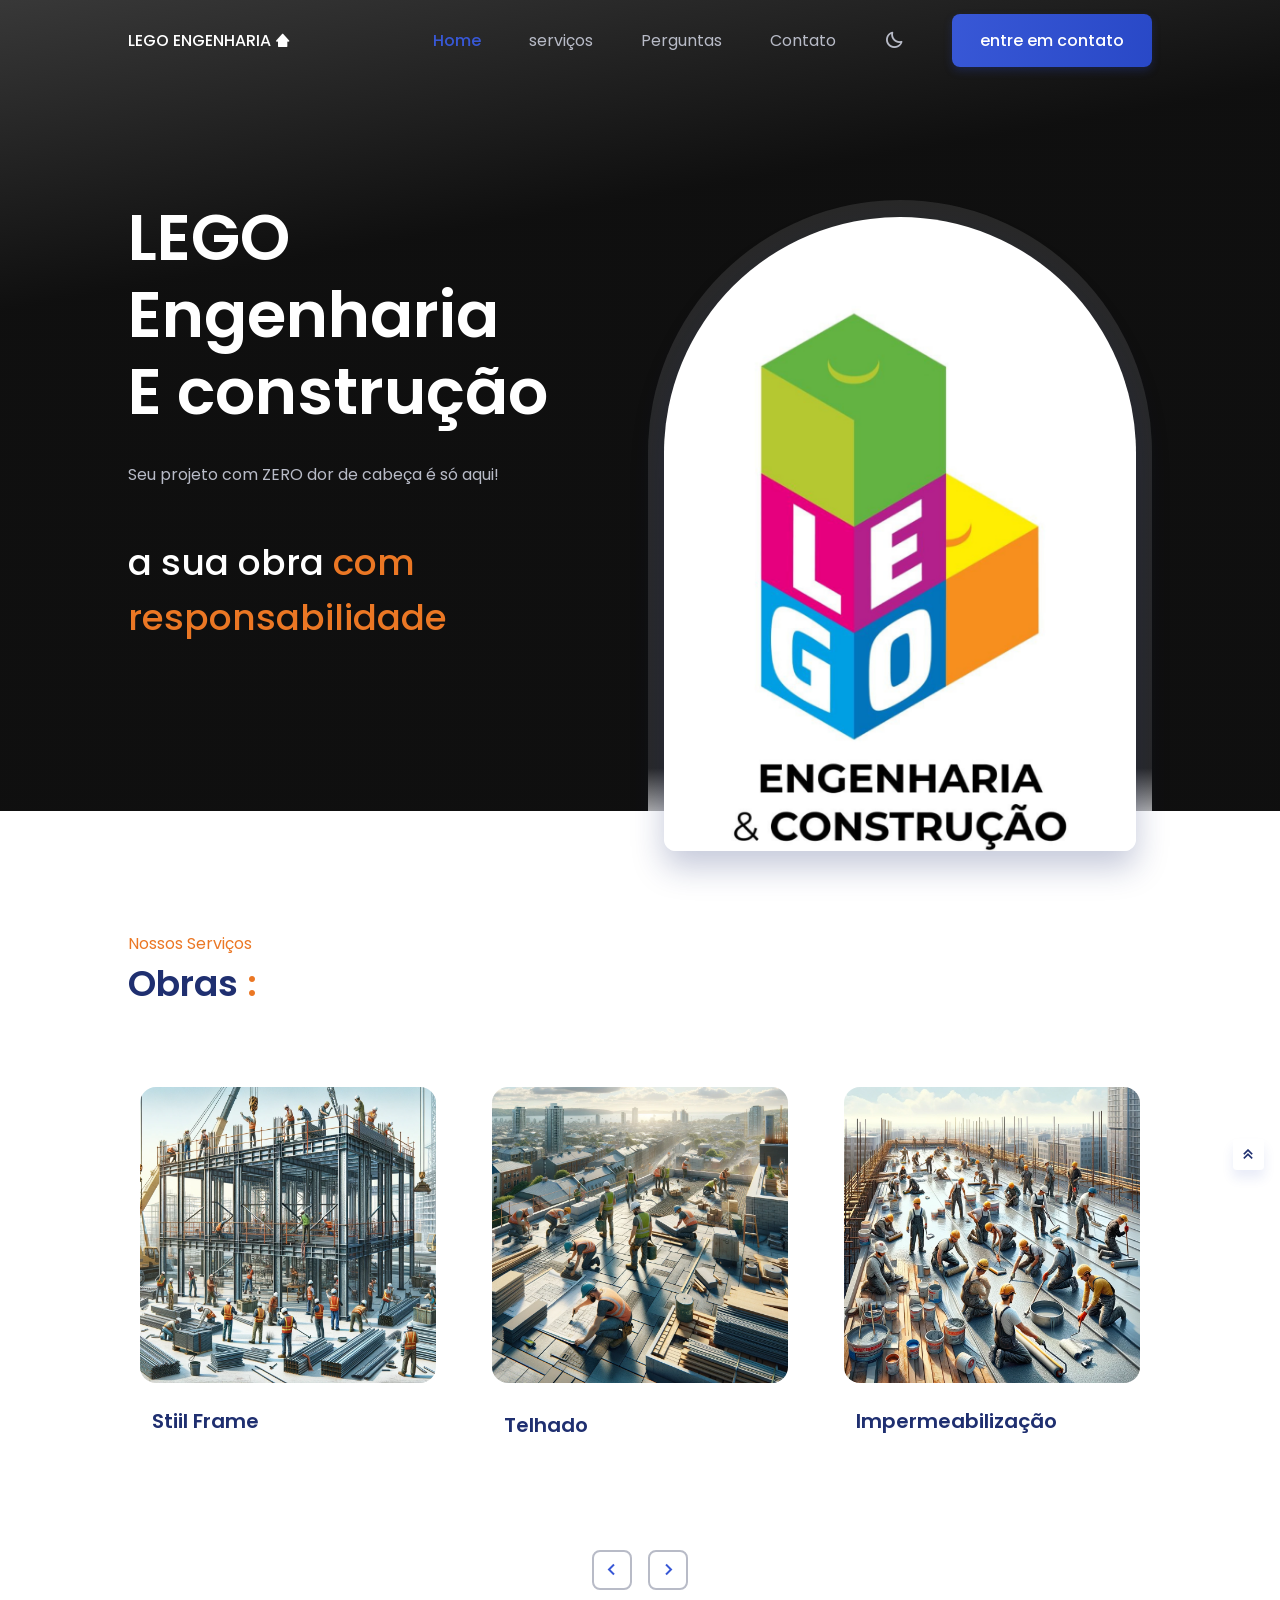
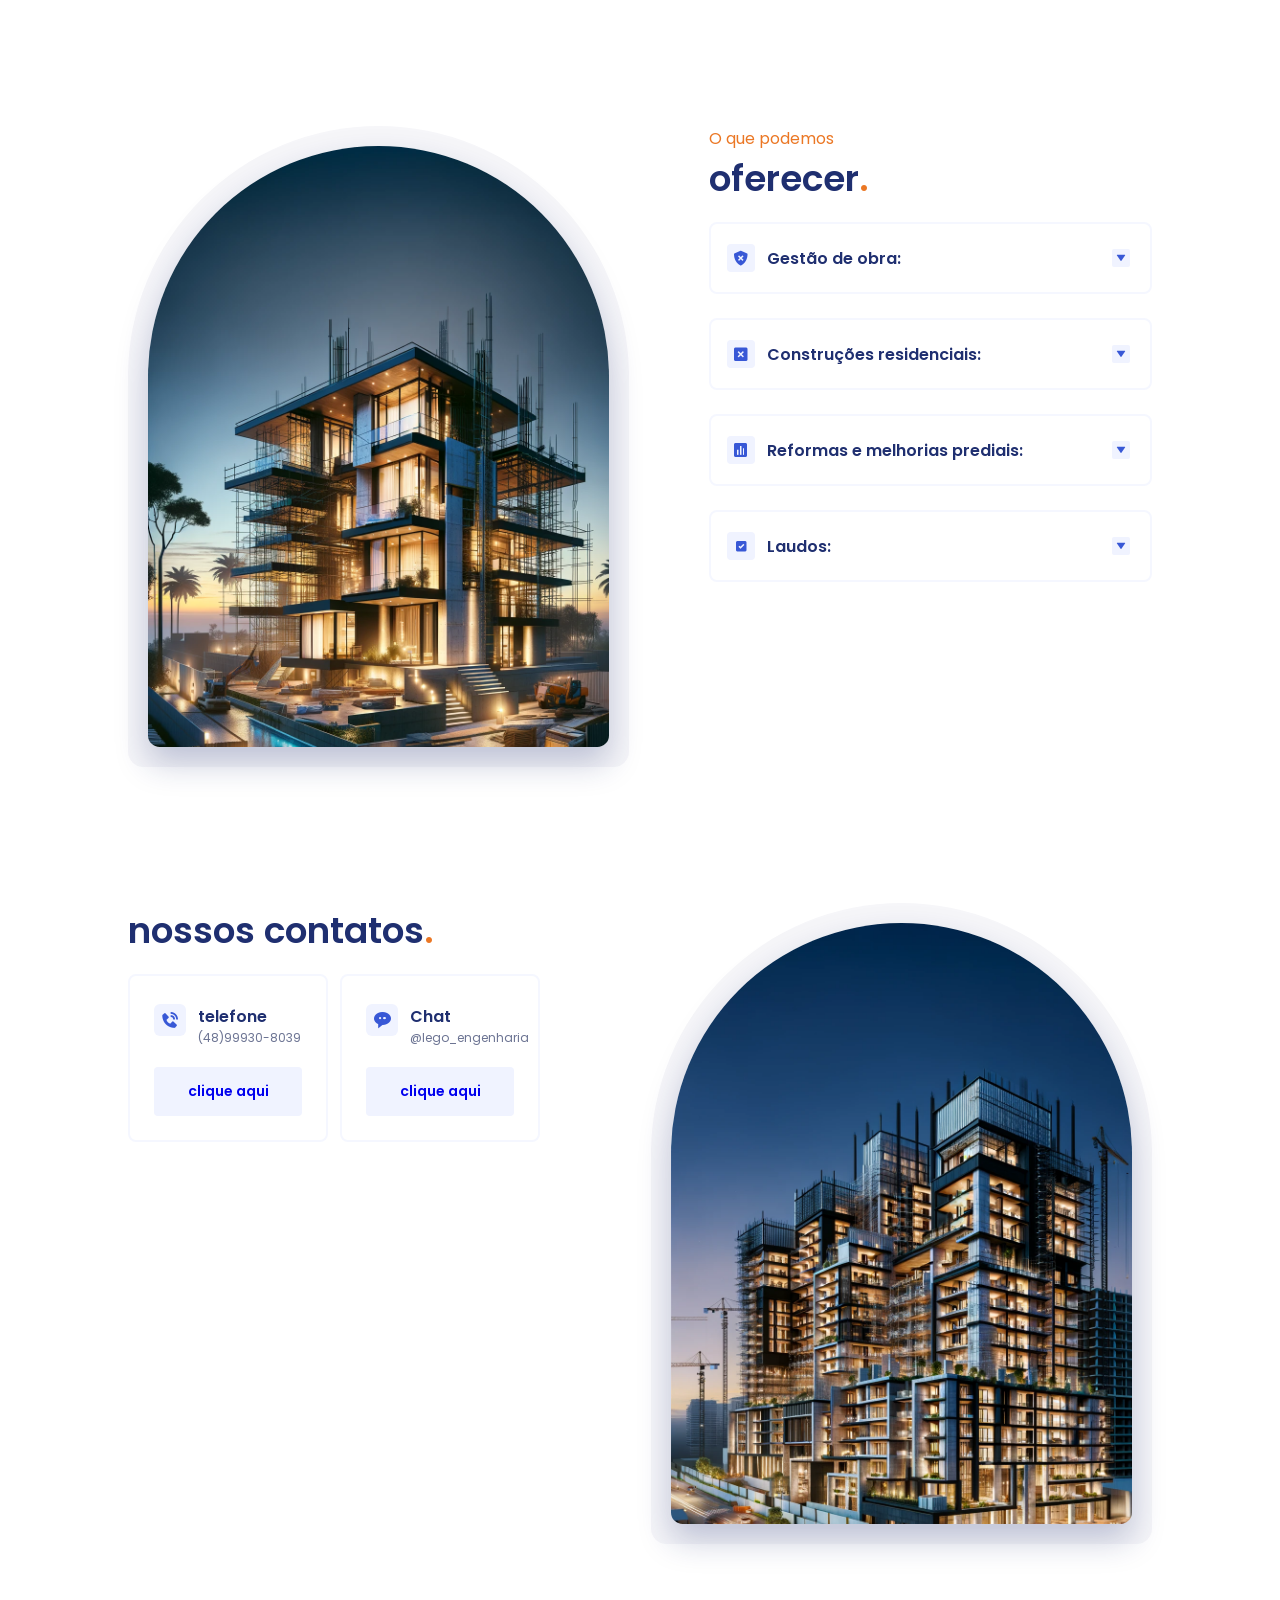
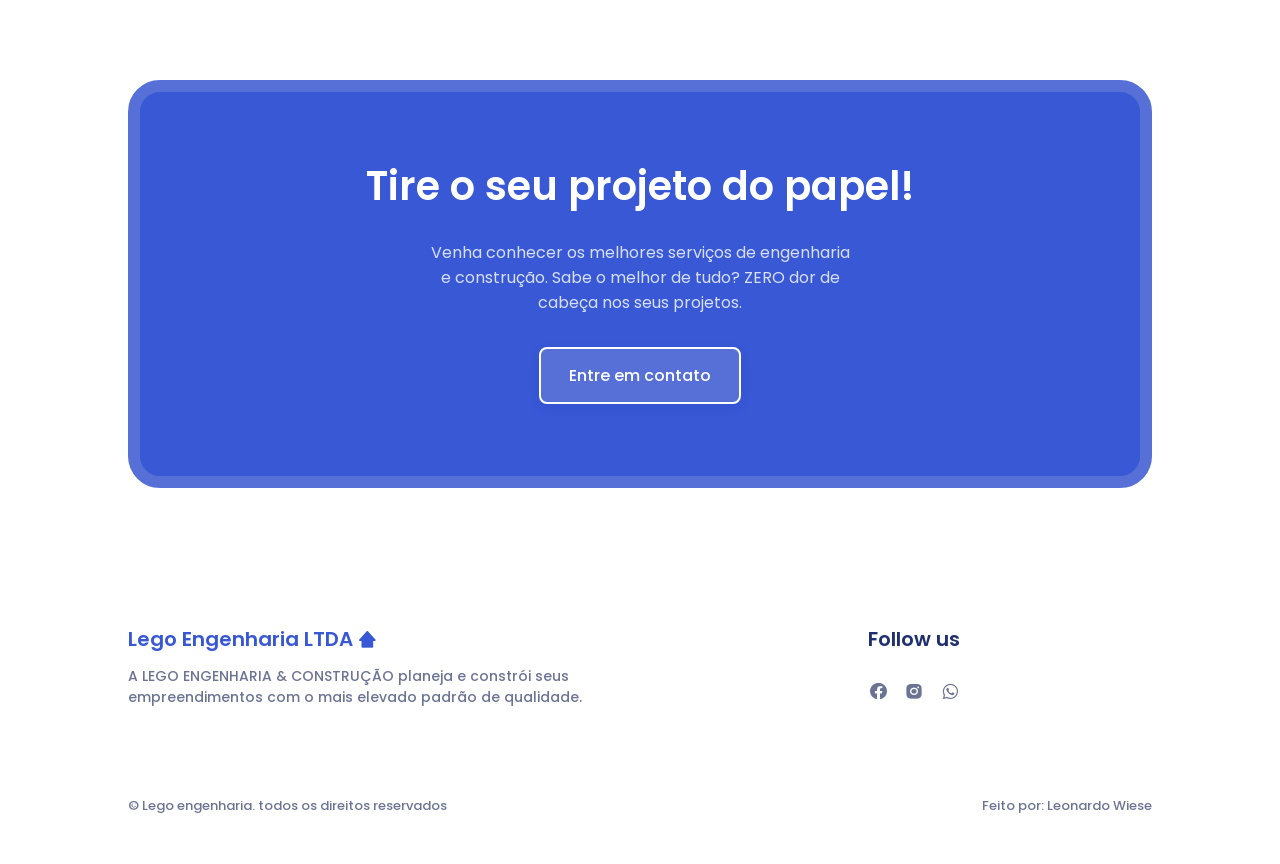
<file: index.html>
<!DOCTYPE html>
    <html lang="en">
    <head>
        <meta charset="UTF-8">
        <meta name="viewport" content="width=device-width, initial-scale=1.0">

        <!--=============== FAVICON ===============-->
        <link rel="shortcut icon" href="assets/img/favicon.ico" type="image/x-icon">

        <!--=============== BOXICONS ===============-->
        <link href='https://unpkg.com/boxicons@2.1.2/css/boxicons.min.css' rel='stylesheet'>
        
        <!--=============== SWIPER CSS ===============-->
        <link rel="stylesheet" href="assets/css/swiper-bundle.min.css">

        <!--=============== CSS ===============-->
        <link rel="stylesheet" href="assets/css/styles.css">

        <title>Lego engenharia</title>
    </head>
    <body>
        <!--==================== HEADER ====================-->
        <header class="header" id="header">
            <nav class="nav container">
                <a href="#" class="nav__logo">
                   <p> LEGO ENGENHARIA</p> <i  class='bx bxs-home-alt-2'></i>
                </a>

                <div class="nav__menu">
                    <ul class="nav__list">
                        <li class="nav__item">
                            <a href="#home" class="nav__link active-link">
                                <i class='bx bx-home-alt-2' ></i>
                                <span>Home</span>
                            </a>
                        </li>
                        <li class="nav__item">
                            <a href="#popular" class="nav__link">
                                <i class='bx bx-building-house' ></i>
                                <span>serviços</span>
                            </a>
                        </li>
                        <li class="nav__item">
                            <a href="#value" class="nav__link">
                                <i class='bx bx-award' ></i>
                                <span>Perguntas</span>
                            </a>
                        </li>
                        <li class="nav__item">
                            <a href="#contact" class="nav__link">
                                <span>Contato</span>
                                <i class='bx bx-phone' ></i>
                            </a>
                        </li>
                    </ul>
                </div>
            </div>

            <!-- Theme change button -->
            <i class='bx bx-moon change-theme' id="theme-button"></i>

            <a href= "https://web.whatsapp.com/send?phone=4899308039&text=Ol%C3%A1!" class="nav__button button">entre em contato</a>
        </nav>
              
            </nav>
        </header>

        <!--==================== MAIN ====================-->
        <main class="main">
            <!--==================== HOME ====================-->
            <section class="home section" id="home">
                <div class="home__container container grid">
                    <div class="home__data">
                        <h1 class="home__title">
                           LEGO <br> Engenharia <br> E construção
                        </h1>
                        <p class="home__description">
                            Seu projeto com ZERO dor de cabeça é só aqui!
                        </p>
    
    
                        <div class="home__value">
                            <div>
                                <h1 class="home__value-number">
                                    a sua obra <span> com responsabilidade</span>
                                </h1>
                                <span class="home__value-description">
                                    
                                </span>
                            </div>
    
                            <div>
                                <h1 class="home__value-number">
                                     <span> </span>
                                </h1>
                                <span class="home__value-description">
                                    
                                </span>
                            </div>
    
                        </div>
                    </div>
    
                    <div class="home__images">
                        <div class="home__orbe"></div>
    
                        <div class="home__img">
                            <img src="assets/img/home.png" alt="">
                        </div>
                    </div>
                </div>
            </section>
            <!--==================== POPULAR ====================-->
            <section class="section" id="popular">
                <div class="container">
                    <span class="section__subtitle">Nossos Serviços</span>
                    <h2 class="section__title">
                        Obras <span>:</span>
                    </h2>

                    <div class="popular__container grid swiper">
                        <div class="swiper-wrapper">
                            <article class="popular__card swiper-slide">
                                <img src="assets/img/popular1.png" alt="" class="popular__img">
    
                                <div class="popular__data">
                                    <h2 class="popular__price">
                                    
                                    <h3 class="popular__title">
                                        Telhado

                                    </h3>
                                   
                                </div>
                            </article>

                            <article class="popular__card swiper-slide">
                                <img src="assets/img/popular2.png" alt="" class="popular__img">
    
                                <div class="popular__data">
                                    
                                    <h3 class="popular__title">
                                        Impermeabilização
                                    </h3>
                                    
                                </div>
                            </article>
    
                            <article class="popular__card swiper-slide">
                                <img src="assets/img/popular3.png" alt="" class="popular__img">
    
                                <div class="popular__data">
                                    
                                    <h3 class="popular__title">
                                        Pintura 

                                    </h3>
                                    
                                </div>
                            </article>
    
                            <article class="popular__card swiper-slide">
                                <img src="assets/img/popular4.png" alt="" class="popular__img">
    
                                <div class="popular__data">
                                    
                                    <h3 class="popular__title">
                                        Instalação Elétrica 

                                    </h3>
                                   
                                </div>
                            </article>

                            <article class="popular__card swiper-slide">
                                <img src="assets/img/popular5.png" alt="" class="popular__img">
    
                                <div class="popular__data">
                                    
                                    <h3 class="popular__title">
                                        Instalação Hidráulica

                                    </h3>
                                  
                                </div>
                            </article>

                            <article class="popular__card swiper-slide">
                                <img src="assets/img/popular6.png" alt="" class="popular__img">
    
                                <div class="popular__data">
                                    
                                    <h3 class="popular__title">
                                        Adequação rede de esgoto

                                    </h3>
                                  
                                </div>
                            </article>

                            <article class="popular__card swiper-slide">
                                <img src="assets/img/popular7.png" alt="" class="popular__img">
    
                                <div class="popular__data">
                                    
                                    <h3 class="popular__title">
                                        Calçada acessível 
                                    </h3>
                                  
                                </div>
                            </article>

                            <article class="popular__card swiper-slide">
                                <img src="assets/img/popular8.png" alt="" class="popular__img">
    
                                <div class="popular__data">
                                    
                                    <h3 class="popular__title">
                                        Obras residenciais

                                    </h3>
                                  
                                </div>
                            </article>
                    </article>

                    <article class="popular__card swiper-slide">
                        <img src="assets/img/popular9.png" alt="" class="popular__img">

                        <div class="popular__data">
                            
                            <h3 class="popular__title">
                                Obras comerciais 

                            </h3>
                          
                        </div>
                    </article>

                    <article class="popular__card swiper-slide">
                        <img src="assets/img/popular10.png" alt="" class="popular__img">

                        <div class="popular__data">
                            
                            <h3 class="popular__title">
                                Drywall 

                            </h3>
                          
                        </div>
                    </article>

                    <article class="popular__card swiper-slide">
                        <img src="assets/img/popular11.png" alt="" class="popular__img">

                        <div class="popular__data">
                            
                            <h3 class="popular__title">
                                Stiil Frame

                            </h3>
                          
                        </div>
                    </article>
                        </div>

                        <div class="swiper-button-next">
                            <i class='bx bx-chevron-right' ></i>
                        </div>
                        <div class="swiper-button-prev">
                            <i class='bx bx-chevron-left'></i>
                        </div>
                    </div>
                </div>
            </section>

            <!--==================== VALUE ====================-->
            <section class="value section" id="value">
                <div class="value__container container grid">
                    <div class="value__images">
                        <div class="value__orbe"></div>
    
                        <div class="value__img">
                            <img src="assets/img/value.png" alt="">
                        </div>
                    </div>

                    <div class="value__content">
                        <div class="value__data">
                            <span class="section__subtitle">O que podemos</span>
                            <h2 class="section__title">
                               oferecer<span>.</span>
                            </h2>
                        </div>

                        <div class="value__accordion">
                            <div class="value__accordion-item">
                                <header class="value__accordion-header">
                                    <i class='bx bxs-shield-x value__accordion-icon'></i>
                                    <h3 class="value__accordion-title">
                                        Gestão de obra:
                                    </h3>
                                    <div class="value__accordion-arrow">
                                        <i class='bx bxs-down-arrow'></i>
                                    </div>
                                </header>

                                <div class="value__accordion-content">
                                    <p class="value__accordion-description">
                                        A gestão de obras é uma prática fundamental para garantir o sucesso dos projetos enquanto são executados. Essa gestão deve começar antes da obra ser executada no canteiro, através de um planejamento eficiente. Isso porque o foco da boa gestão de obras é concretizar os objetivos do projeto.
                                    </p>
                                </div>
                            </div>

                            <div class="value__accordion-item">
                                <header class="value__accordion-header">
                                    <i class='bx bxs-x-square value__accordion-icon'></i>
                                    <h3 class="value__accordion-title">
                                        Construções residenciais:
                                    </h3>
                                    <div class="value__accordion-arrow">
                                        <i class='bx bxs-down-arrow'></i>
                                    </div>
                                </header>

                                <div class="value__accordion-content">
                                    <p class="value__accordion-description">
                                        As construções residenciais podem ser classificadas em 3 diferentes padrões baixo, médio e alto com base em vários critérios, como tamanho, qualidade dos materiais, localização e amenidades oferecidas. 
É importante notar que essas categorias são generalizações e podem variar significativamente de acordo com a região, país e tendências do mercado imobiliário. Além disso, o conceito de padrão pode ser subjetivo e depender das expectativas e necessidades individuais dos compradores. Por este motivo precisamos de um orçamento presencial, esclarecendo todas as dúvidas.
                                    </p>
                                </div>
                            </div>

                            <div class="value__accordion-item">
                                <header class="value__accordion-header">
                                    <i class='bx bxs-bar-chart-square value__accordion-icon' ></i>
                                    <h3 class="value__accordion-title">
                                        Reformas e melhorias prediais:
                                    </h3>
                                    <div class="value__accordion-arrow">
                                        <i class='bx bxs-down-arrow'></i>
                                    </div>
                                </header>

                                <div class="value__accordion-content">
                                    <p class="value__accordion-description">
                                        Reformas e melhorias prediais podem abranger uma variedade de projetos, desde pequenas atualizações até renovações significativas. Aqui estão algumas considerações gerais sobre reformas e melhorias em edificações: <br> </br>
- Manutenção Preventiva  <br> </br>
- Renovação de interiores  <br> </br>
- Acessibilidade  <br> </br>
- Segurança  <br> </br>
- Sustentabilidade  <br> </br>
- Reforma estrutural  <br> </br>
- Orçamento e Planejamento  <br> </br>
Em qualquer projeto de reforma, a conformidade com códigos de construção locais e regulamentações é essencial. Além disso, considerar o impacto das reformas na eficiência, na segurança e no valor de revenda do imóvel pode ser fundamental para tomar decisões. Conte conosco para isso.

                                    </p>
                                </div>
                            </div>

                            <div class="value__accordion-item">
                                <header class="value__accordion-header">
                                    <i class='bx bxs-checkbox-checked value__accordion-icon'></i>
                                    <h3 class="value__accordion-title">
                                        Laudos:
                                    </h3>
                                    <div class="value__accordion-arrow">
                                        <i class='bx bxs-down-arrow'></i>
                                    </div>
                                </header>

                                <div class="value__accordion-content">
                                    <p class="value__accordion-description">
                                        Os laudos prediais são documentos técnicos elaborados por profissionais habilitados, como engenheiros civis e arquitetos, que têm o objetivo de avaliar as condições físicas, estruturais e funcionais de uma edificação. Esses laudos são importantes para fornecer informações precisas sobre o estado do imóvel, auxiliando na tomada de decisões relacionadas à manutenção, reforma, valor de mercado, entre outros aspectos. Alguns tipos comuns de laudos prediais incluem:  <br> </br>
- Laudos de Vistoria <br> </br>
- Laudos de Inspeção <br> </br>
- Laudo de Avaliação <br> </br>
- Laudo de Reforma/Regularização <br> </br>
- Laudo de Patologias <br> </br>
- Laudo de Garantia <br> </br>

Garantimos a confiabilidade das informações apresentadas. Esses documentos são ferramentas valiosas para proprietários, compradores, administradores de condomínios e demais partes envolvidas na gestão e manutenção de edificações.
                                    </p>
                                </div>
                            </div>
                        </div>
                    </div>
                </div>
            </section>

            <!--==================== CONTACT ====================-->
            <section class="contact section" id="contact">
                <div class="contact__container container grid">
                    <div class="contact__images">
                        <div class="contact__orbe"></div>
    
                        <div class="contact__img">
                            <img src="assets/img/contact.png" alt="">
                        </div>
                    </div>

                    <div class="contact__content">
                        <div class="contact__data">
                            
                            <h2 class="section__title">
                                nossos contatos<span>.</span>
                            </h2>
                            
                        </div>

                        <div class="contact__card">
                            <div class="contact__card-box">
                                <div class="contact__card-info">
                                    <i class='bx bxs-phone-call'></i>
                                    
                                    <div>
                                        <h3 class="contact__card-title">
                                            telefone
                                        </h3>
                                        <p class="contact__card-description">
                                            (48)99930-8039
                                        </p>
                                    </div>
                                </div>
                                <button class="button contact__card-button">
                                    <a href="https://web.whatsapp.com/send?phone=4899308039&text=Ol%C3%A1!">clique aqui</a>
                                </button>
                            </div>

                            <div class="contact__card-box">
                                <div class="contact__card-info">
                                    <i class='bx bxs-message-rounded-dots' ></i>
                                    
                                    <div>
                                        <h3 class="contact__card-title">
                                            Chat
                                        </h3>
                                        <p class="contact__card-description">
                                            @lego_engenharia
                                        </p>
                                    </div>
                                </div>
                                <button class="button contact__card-button">
                                    <a href="https://www.instagram.com/lego_engenharia/">clique aqui</a>
                                </button>
                            </div>

            </section>

            <!--==================== SUBSCRIBE ====================-->
            <section class="subscribe section">
                <div class="subscribe__container container">
                    <h1 class="subscribe__title">
                        Tire o seu projeto do papel!
                    </h1>
                    <p class="subscribe__description">
                        Venha conhecer os melhores serviços de engenharia e construção.
                        Sabe o melhor de tudo?  ZERO dor de cabeça nos seus projetos.
                    </p>
                    <a href="https://web.whatsapp.com/send?phone=4899308039&text=Ol%C3%A1!" class="button subscribe__button">
                        Entre em contato
                    </a>
                </div>
            </section>
        </main>

        <!--==================== FOOTER ====================-->
        <footer class="footer section">
            <div class="footer__container container grid">
                <div>
                    <a href="" class="footer__logo">
                        Lego Engenharia LTDA <i class='bx bxs-home-alt-2'></i>
                    </a>
                    <p class="footer__description">
                        A LEGO ENGENHARIA & CONSTRUÇÃO planeja e constrói seus <br> 
                        empreendimentos com o mais elevado padrão de qualidade.
                    </p>
                </div>

                <div class="footer__content">

                    <div>
                        <h3 class="footer__title">
                            Follow us
                        </h3>

                        <ul class="footer__social">
                            <a href="https://www.facebook.com/lego.engenhari4" target="_blank" class="footer__social-link">
                                <i class='bx bxl-facebook-circle' ></i>
                            </a>
                            <a href="https://www.instagram.com/lego_engenharia/" target="_blank" class="footer__social-link">
                                <i class='bx bxl-instagram-alt' ></i>
                            </a>
                            <a href="https://web.whatsapp.com/send?phone=4899308039&text=Ol%C3%A1!" target="_blank" class="footer__social-link">
                                <i class='bx bxl-whatsapp' ></i>
                            </a>    
                        </ul>
                    </div>
                </div>
            </div>

            <div class="footer__info container">
                <span class="footer__copy">
                    &#169; Lego engenharia. todos os direitos reservados
                </span>

                <div class="footer__privacy">
                    <a href="https://www.linkedin.com/in/leonardo-wiese-5b9a9b26b/">Feito por: Leonardo Wiese</a>
                  
                </div>
            </div>
        </footer>


        <!--========== SCROLL UP ==========-->
        <a href="#" class="scrollup" id="scroll-up">
            <i class='bx bx-chevrons-up'></i>
        </a>

        <!--=============== SCROLLREVEAL ===============-->
        <script src="assets/js/scrollreveal.min.js"></script>

        <!--=============== SWIPER JS ===============-->
        <script src="assets/js/swiper-bundle.min.js"></script>

        <!--=============== MAIN JS ===============-->
        <script src="assets/js/main.js"></script>
    </body>
</html>
</file>
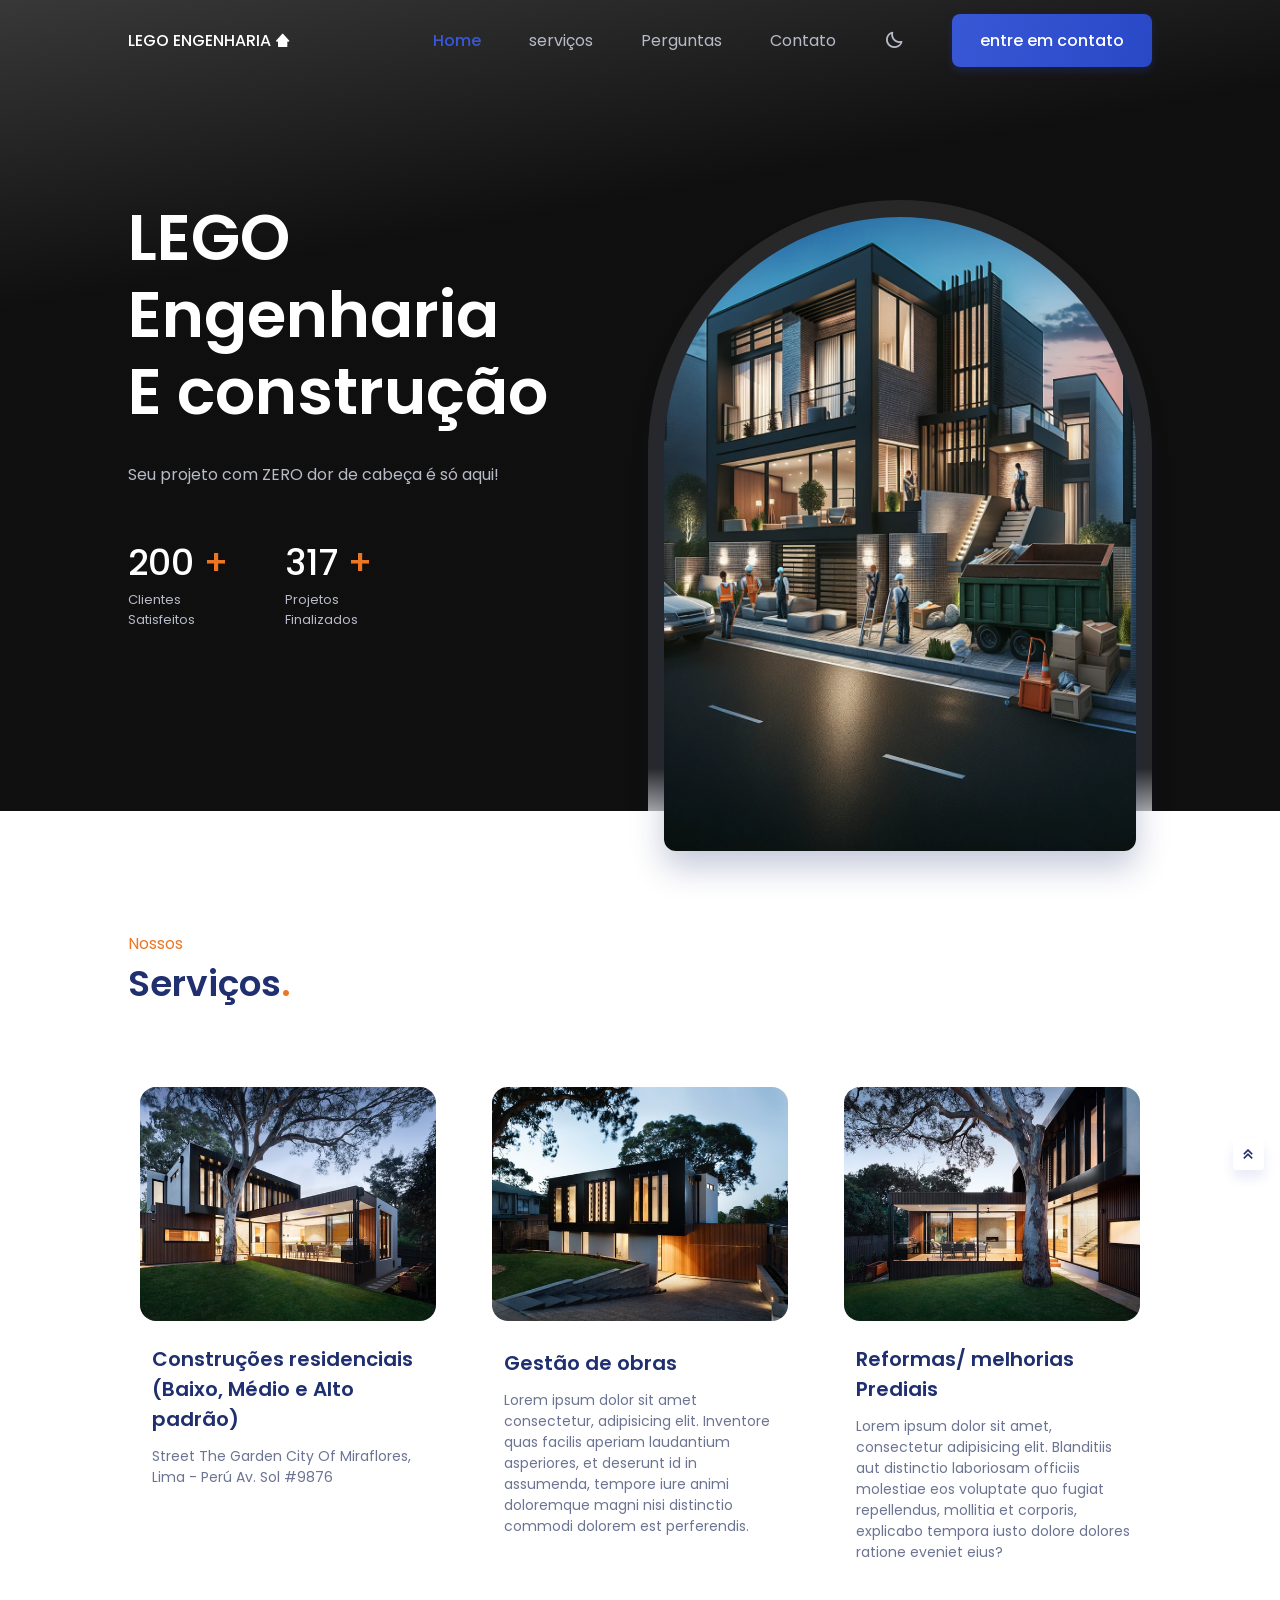
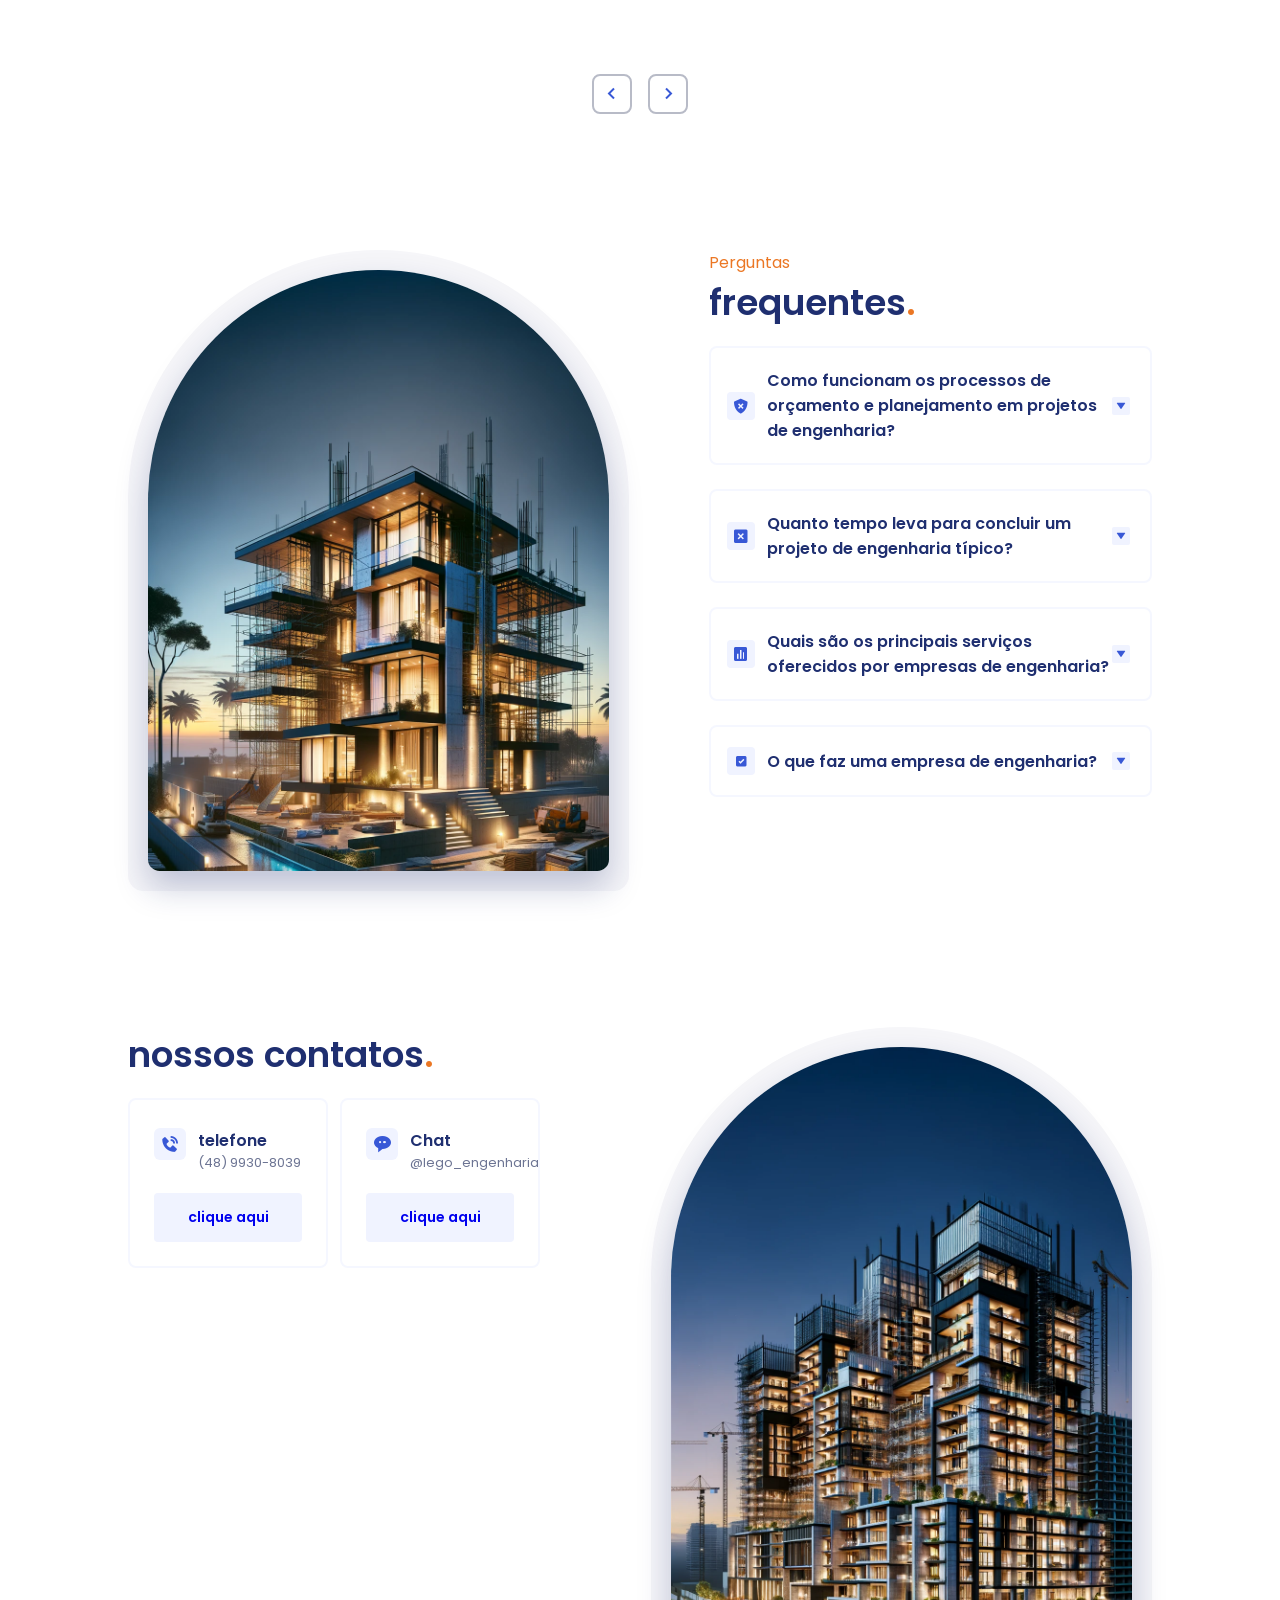
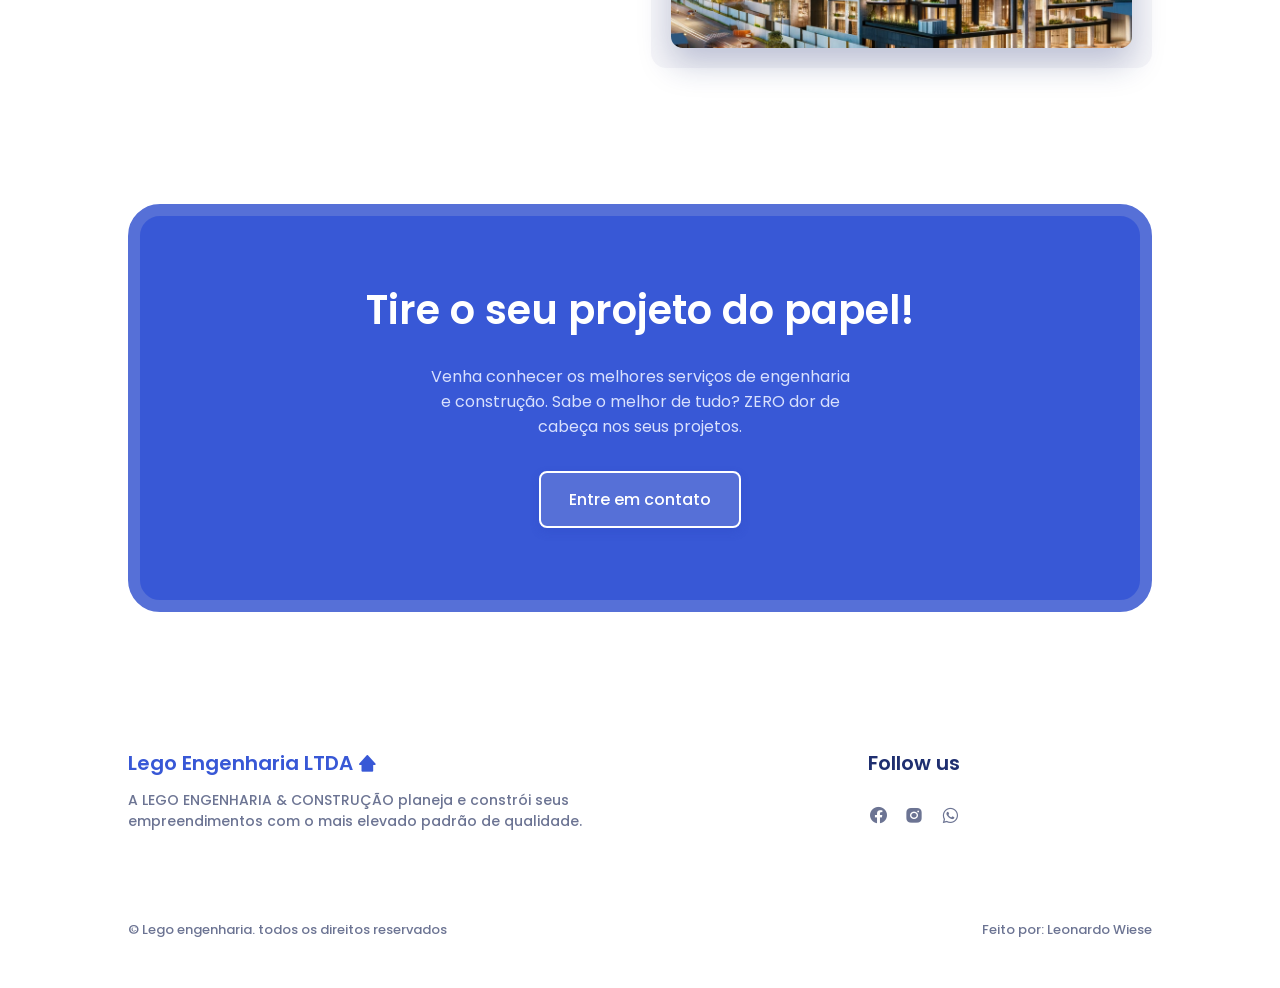
<file: responsive-real-estate-website/index.html>
<!DOCTYPE html>
    <html lang="en">
    <head>
        <meta charset="UTF-8">
        <meta name="viewport" content="width=device-width, initial-scale=1.0">

        <!--=============== FAVICON ===============-->
        <link rel="shortcut icon" href="assets/img/favicon.ico" type="image/x-icon">

        <!--=============== BOXICONS ===============-->
        <link href='https://unpkg.com/boxicons@2.1.2/css/boxicons.min.css' rel='stylesheet'>
        
        <!--=============== SWIPER CSS ===============-->
        <link rel="stylesheet" href="assets/css/swiper-bundle.min.css">

        <!--=============== CSS ===============-->
        <link rel="stylesheet" href="assets/css/styles.css">

        <title>Lego engenharia</title>
    </head>
    <body>
        <!--==================== HEADER ====================-->
        <header class="header" id="header">
            <nav class="nav container">
                <a href="#" class="nav__logo">
                   <p> LEGO ENGENHARIA</p> <i  class='bx bxs-home-alt-2'></i>
                </a>

                <div class="nav__menu">
                    <ul class="nav__list">
                        <li class="nav__item">
                            <a href="#home" class="nav__link active-link">
                                <i class='bx bx-home-alt-2' ></i>
                                <span>Home</span>
                            </a>
                        </li>
                        <li class="nav__item">
                            <a href="#popular" class="nav__link">
                                <i class='bx bx-building-house' ></i>
                                <span>serviços</span>
                            </a>
                        </li>
                        <li class="nav__item">
                            <a href="#value" class="nav__link">
                                <i class='bx bx-award' ></i>
                                <span>Perguntas</span>
                            </a>
                        </li>
                        <li class="nav__item">
                            <a href="#contact" class="nav__link">
                                <span>Contato</span>
                                <i class='bx bx-phone' ></i>
                            </a>
                        </li>
                    </ul>
                </div>
            </div>

            <!-- Theme change button -->
            <i class='bx bx-moon change-theme' id="theme-button"></i>

            <a href= "https://web.whatsapp.com/send?phone=4899308039&text=Ol%C3%A1!" class="nav__button button">entre em contato</a>
        </nav>
              
            </nav>
        </header>

        <!--==================== MAIN ====================-->
        <main class="main">
            <!--==================== HOME ====================-->
            <section class="home section" id="home">
                <div class="home__container container grid">
                    <div class="home__data">
                        <h1 class="home__title">
                           LEGO <br> Engenharia <br> E construção
                        </h1>
                        <p class="home__description">
                            Seu projeto com ZERO dor de cabeça é só aqui!
                        </p>
    
    
                        <div class="home__value">
                            <div>
                                <h1 class="home__value-number">
                                    200 <span>+</span>
                                </h1>
                                <span class="home__value-description">
                                   Clientes <br> Satisfeitos
                                </span>
                            </div>
    
                            <div>
                                <h1 class="home__value-number">
                                    317 <span>+</span>
                                </h1>
                                <span class="home__value-description">
                                    Projetos <br> Finalizados
                                </span>
                            </div>
    
                        </div>
                    </div>
    
                    <div class="home__images">
                        <div class="home__orbe"></div>
    
                        <div class="home__img">
                            <img src="assets/img/home.png" alt="">
                        </div>
                    </div>
                </div>
            </section>
            <!--==================== POPULAR ====================-->
            <section class="section" id="popular">
                <div class="container">
                    <span class="section__subtitle">Nossos</span>
                    <h2 class="section__title">
                        Serviços<span>.</span>
                    </h2>

                    <div class="popular__container grid swiper">
                        <div class="swiper-wrapper">
                            <article class="popular__card swiper-slide">
                                <img src="assets/img/popular1.jpg" alt="" class="popular__img">
    
                                <div class="popular__data">
                                    <h2 class="popular__price">
                                    
                                    <h3 class="popular__title">
                                        Gestão de obras
                                    </h3>
                                    <p class="popular__description">
                                        Lorem ipsum dolor sit amet consectetur, adipisicing elit. Inventore quas facilis aperiam laudantium asperiores, et deserunt id in assumenda, tempore iure animi doloremque magni nisi distinctio commodi dolorem est perferendis.
                                    </p>
                                </div>
                            </article>

                            <article class="popular__card swiper-slide">
                                <img src="assets/img/popular2.jpg" alt="" class="popular__img">
    
                                <div class="popular__data">
                                    
                                    <h3 class="popular__title">
                                        Reformas/ melhorias Prediais
                                    </h3>
                                    <p class="popular__description">
                                        Lorem ipsum dolor sit amet, consectetur adipisicing elit. Blanditiis aut distinctio laboriosam officiis molestiae eos voluptate quo fugiat repellendus, mollitia et corporis, explicabo tempora iusto dolore dolores ratione eveniet eius?
                                    </p>
                                </div>
                            </article>
    
                            <article class="popular__card swiper-slide">
                                <img src="assets/img/popular3.jpg" alt="" class="popular__img">
    
                                <div class="popular__data">
                                    
                                    <h3 class="popular__title">
                                        Laudos
                                    </h3>
                                    <p class="popular__description">
                                        Lorem ipsum dolor sit amet consectetur adipisicing elit. Nisi deleniti laudantium autem aperiam, eaque magni natus debitis consequatur dignissimos fugit repellendus ad unde quisquam quibusdam ratione doloribus fuga doloremque hic?
                                    </p>
                                </div>
                            </article>
    
                            <article class="popular__card swiper-slide">
                                <img src="assets/img/popular4.jpg" alt="" class="popular__img">
    
                                <div class="popular__data">
                                    
                                    <h3 class="popular__title">
                                        Projetos (Arquitetônicos, Hidrossanitário, Elétrico, Estrutural e Preventivo contra incêndio)
                                    </h3>
                                    <p class="popular__description">
                                        Lorem ipsum dolor sit amet consectetur adipisicing elit. Impedit, provident. Pariatur consequatur sit quia dolorum excepturi veritatis illo reiciendis illum ea! At totam voluptates error dolorum saepe sed iusto tempore!
                                    </p>
                                </div>
                            </article>

                            <article class="popular__card swiper-slide">
                                <img src="assets/img/popular5.jpg" alt="" class="popular__img">
    
                                <div class="popular__data">
                                    
                                    <h3 class="popular__title">
                                        Construções residenciais (Baixo, Médio e Alto padrão)
                                    </h3>
                                    <p class="popular__description">
                                        Street The Garden City Of Miraflores, Lima - Perú Av. Sol #9876
                                    </p>
                                </div>
                            </article>
                        </div>

                        <div class="swiper-button-next">
                            <i class='bx bx-chevron-right' ></i>
                        </div>
                        <div class="swiper-button-prev">
                            <i class='bx bx-chevron-left'></i>
                        </div>
                    </div>
                </div>
            </section>

            <!--==================== VALUE ====================-->
            <section class="value section" id="value">
                <div class="value__container container grid">
                    <div class="value__images">
                        <div class="value__orbe"></div>
    
                        <div class="value__img">
                            <img src="assets/img/value.png" alt="">
                        </div>
                    </div>

                    <div class="value__content">
                        <div class="value__data">
                            <span class="section__subtitle">Perguntas</span>
                            <h2 class="section__title">
                                frequentes<span>.</span>
                            </h2>
                        </div>

                        <div class="value__accordion">
                            <div class="value__accordion-item">
                                <header class="value__accordion-header">
                                    <i class='bx bxs-shield-x value__accordion-icon'></i>
                                    <h3 class="value__accordion-title">
                                        Como funcionam os processos de orçamento e planejamento em projetos de engenharia?
                                    </h3>
                                    <div class="value__accordion-arrow">
                                        <i class='bx bxs-down-arrow'></i>
                                    </div>
                                </header>

                                <div class="value__accordion-content">
                                    <p class="value__accordion-description">
                                        Orçamento e planejamento envolvem estimativas de custos, cronogramas e alocação de recursos para garantir que o projeto seja concluído dentro do prazo e do orçamento.
                                    </p>
                                </div>
                            </div>

                            <div class="value__accordion-item">
                                <header class="value__accordion-header">
                                    <i class='bx bxs-x-square value__accordion-icon'></i>
                                    <h3 class="value__accordion-title">
                                        Quanto tempo leva para concluir um projeto de engenharia típico?
                                    </h3>
                                    <div class="value__accordion-arrow">
                                        <i class='bx bxs-down-arrow'></i>
                                    </div>
                                </header>

                                <div class="value__accordion-content">
                                    <p class="value__accordion-description">
                                        O tempo varia conforme o projeto, mas pode variar de meses a anos, dependendo da complexidade.
                                    </p>
                                </div>
                            </div>

                            <div class="value__accordion-item">
                                <header class="value__accordion-header">
                                    <i class='bx bxs-bar-chart-square value__accordion-icon' ></i>
                                    <h3 class="value__accordion-title">
                                        Quais são os principais serviços oferecidos por empresas de engenharia?
                                    </h3>
                                    <div class="value__accordion-arrow">
                                        <i class='bx bxs-down-arrow'></i>
                                    </div>
                                </header>

                                <div class="value__accordion-content">
                                    <p class="value__accordion-description">
                                        Os serviços incluem consultoria de engenharia, projeto conceitual, gerenciamento de projetos, engenharia de detalhamento, análise estrutural, inspeção, supervisão de construção e muito mais.
                                    </p>
                                </div>
                            </div>

                            <div class="value__accordion-item">
                                <header class="value__accordion-header">
                                    <i class='bx bxs-checkbox-checked value__accordion-icon'></i>
                                    <h3 class="value__accordion-title">
                                        O que faz uma empresa de engenharia?
                                    </h3>
                                    <div class="value__accordion-arrow">
                                        <i class='bx bxs-down-arrow'></i>
                                    </div>
                                </header>

                                <div class="value__accordion-content">
                                    <p class="value__accordion-description">
                                        Uma empresa de engenharia fornece serviços especializados para planejar, projetar, gerenciar e executar projetos de engenharia em uma variedade de setores, como construção civil, infraestrutura, manufatura e tecnologia.
                                    </p>
                                </div>
                            </div>
                        </div>
                    </div>
                </div>
            </section>

            <!--==================== CONTACT ====================-->
            <section class="contact section" id="contact">
                <div class="contact__container container grid">
                    <div class="contact__images">
                        <div class="contact__orbe"></div>
    
                        <div class="contact__img">
                            <img src="assets/img/contact.png" alt="">
                        </div>
                    </div>

                    <div class="contact__content">
                        <div class="contact__data">
                            
                            <h2 class="section__title">
                                nossos contatos<span>.</span>
                            </h2>
                            
                        </div>

                        <div class="contact__card">
                            <div class="contact__card-box">
                                <div class="contact__card-info">
                                    <i class='bx bxs-phone-call'></i>
                                    
                                    <div>
                                        <h3 class="contact__card-title">
                                            telefone
                                        </h3>
                                        <p class="contact__card-description">
                                            (48) 9930-8039
                                        </p>
                                    </div>
                                </div>
                                <button class="button contact__card-button">
                                    <a href="https://web.whatsapp.com/send?phone=4899308039&text=Ol%C3%A1!">clique aqui</a>
                                </button>
                            </div>

                            <div class="contact__card-box">
                                <div class="contact__card-info">
                                    <i class='bx bxs-message-rounded-dots' ></i>
                                    
                                    <div>
                                        <h3 class="contact__card-title">
                                            Chat
                                        </h3>
                                        <p class="contact__card-description">
                                            @lego_engenharia
                                        </p>
                                    </div>
                                </div>
                                <button class="button contact__card-button">
                                    <a href="https://www.instagram.com/lego_engenharia/">clique aqui</a>
                                </button>
                            </div>

            </section>

            <!--==================== SUBSCRIBE ====================-->
            <section class="subscribe section">
                <div class="subscribe__container container">
                    <h1 class="subscribe__title">
                        Tire o seu projeto do papel!
                    </h1>
                    <p class="subscribe__description">
                        Venha conhecer os melhores serviços de engenharia e construção.
                        Sabe o melhor de tudo?  ZERO dor de cabeça nos seus projetos.
                    </p>
                    <a href="https://web.whatsapp.com/send?phone=4899308039&text=Ol%C3%A1!" class="button subscribe__button">
                        Entre em contato
                    </a>
                </div>
            </section>
        </main>

        <!--==================== FOOTER ====================-->
        <footer class="footer section">
            <div class="footer__container container grid">
                <div>
                    <a href="" class="footer__logo">
                        Lego Engenharia LTDA <i class='bx bxs-home-alt-2'></i>
                    </a>
                    <p class="footer__description">
                        A LEGO ENGENHARIA & CONSTRUÇÃO planeja e constrói seus <br> 
                        empreendimentos com o mais elevado padrão de qualidade.
                    </p>
                </div>

                <div class="footer__content">

                    <div>
                        <h3 class="footer__title">
                            Follow us
                        </h3>

                        <ul class="footer__social">
                            <a href="https://www.facebook.com/lego.engenhari4" target="_blank" class="footer__social-link">
                                <i class='bx bxl-facebook-circle' ></i>
                            </a>
                            <a href="https://www.instagram.com/lego_engenharia/" target="_blank" class="footer__social-link">
                                <i class='bx bxl-instagram-alt' ></i>
                            </a>
                            <a href="https://web.whatsapp.com/send?phone=4899308039&text=Ol%C3%A1!" target="_blank" class="footer__social-link">
                                <i class='bx bxl-whatsapp' ></i>
                            </a>    
                        </ul>
                    </div>
                </div>
            </div>

            <div class="footer__info container">
                <span class="footer__copy">
                    &#169; Lego engenharia. todos os direitos reservados
                </span>

                <div class="footer__privacy">
                    <a href="https://www.linkedin.com/in/leonardo-wiese-5b9a9b26b/">Feito por: Leonardo Wiese</a>
                  
                </div>
            </div>
        </footer>


        <!--========== SCROLL UP ==========-->
        <a href="#" class="scrollup" id="scroll-up">
            <i class='bx bx-chevrons-up'></i>
        </a>

        <!--=============== SCROLLREVEAL ===============-->
        <script src="assets/js/scrollreveal.min.js"></script>

        <!--=============== SWIPER JS ===============-->
        <script src="assets/js/swiper-bundle.min.js"></script>

        <!--=============== MAIN JS ===============-->
        <script src="assets/js/main.js"></script>
    </body>
</html>
</file>
<file: assets/css/styles.css>
/*=============== GOOGLE FONTS ===============*/
@import url("https://fonts.googleapis.com/css2?family=Poppins:wght@400;500;600&display=swap");

/*=============== VARIABLES CSS ===============*/
:root {
  --header-height: 3.5rem;

  /*========== Colors ==========*/
  /*Color mode HSL(hue, saturation, lightness)*/
  --first-color: hsl(228, 66%, 53%);
  --first-color-alt: hsl(228, 66%, 47%);
  --first-color-light: hsl(228, 62%, 59%);
  --first-color-lighten: hsl(228, 100%, 97%);
  --second-color: hsl(25, 83%, 53%);
  --title-color: hsl(228, 57%, 28%);
  --text-color: hsl(228, 15%, 50%);
  --text-color-light: hsl(228, 12%, 75%);
  --border-color: hsl(228, 99%, 98%);
  --body-color: #fff;
  --container-color: #fff;

  /*========== Font and typography ==========*/
  /*.5rem = 8px | 1rem = 16px ...*/
  --body-font: 'Poppins', sans-serif;
  --biggest-font-size: 2.25rem;
  --h1-font-size: 1.5rem;
  --h2-font-size: 1.25rem;
  --h3-font-size: 1rem;
  --normal-font-size: .938rem;
  --small-font-size: .813rem;
  --smaller-font-size: .75rem;

  /*========== Font weight ==========*/
  --font-medium: 500;
  --font-semi-bold: 600;

  /*========== z index ==========*/
  --z-tooltip: 10;
  --z-fixed: 100;
}

/* Responsive typography */
@media screen and (min-width: 1024px) {
  :root {
    --biggest-font-size: 4rem;
    --h1-font-size: 2.25rem;
    --h2-font-size: 1.5rem;
    --h3-font-size: 1.25rem;
    --normal-font-size: 1rem;
    --small-font-size: .875rem;
    --smaller-font-size: .813rem;
  }
}

/*=============== BASE ===============*/
* {
  box-sizing: border-box;
  padding: 0;
  margin: 0;
}

html {
  scroll-behavior: smooth;
}

body {
  font-family: var(--body-font);
  font-size: var(--normal-font-size);
  background-color: var(--body-color);
  color: var(--text-color);
  transition: .3s; /* For animation dark mode */
}

h1, h2, h3 {
  color: var(--title-color);
  font-weight: var(--font-semi-bold);
}

ul {
  list-style: none;
}

a {
  text-decoration: none;
}

img {
  max-width: 100%;
  height: auto;
}

input,
button {
  font-family: var(--body-font);
  outline: none;
  border: none;
}

/*=============== THEME ===============*/
.change-theme {
  font-size: 1.25rem;
  color: #fff;
  cursor: pointer;
  transition: .3s;
}

.change-theme:hover {
  color: var(--first-color);
}

/*========== Variables Dark theme ==========*/
body.dark-theme {
  --first-color: hsl(228, 66%, 62%);
  --second-color: hsl(25, 57%, 54%);
  --title-color: hsl(228, 8%, 95%);
  --text-color: hsl(228, 8%, 70%);
  --border-color: hsl(228, 16%, 14%);
  --body-color: hsl(228, 12%, 8%);
  --container-color: hsl(228, 16%, 12%);
}

/*========== 
    Color changes in some parts of 
    the website, in dark theme 
==========*/
.dark-theme .home__search,
.dark-theme .swiper-button-next,
.dark-theme .swiper-button-prev {
  border: 3px solid var(--border-color);
}

.dark-theme .nav__menu,
.dark-theme .home__img,
.dark-theme .popular__card:hover,
.dark-theme .value__img,
.dark-theme .accordion-open,
.dark-theme .accordion-open .value__accordion-icon,
.dark-theme .accordion-open .value__accordion-arrow,
.dark-theme .contact__img,
.dark-theme .contact__card-box:hover,
.dark-theme .scrollup {
  box-shadow: none;
}

.dark-theme .value__orbe,
.dark-theme .value__accordion-icon,
.dark-theme .value__accordion-arrow,
.dark-theme .contact__orbe,
.dark-theme .contact__card i,
.dark-theme .contact__card-button,
.dark-theme .subscribe__container {
  background-color: var(--container-color);
}

.dark-theme .subscribe__container {
  border: 6px solid var(--border-color);
}

.dark-theme .subscribe__description {
  color: var(--text-color);
}

.dark-theme::-webkit-scrollbar {
  background-color: hsl(228, 4%, 15%);
}

.dark-theme::-webkit-scrollbar-thumb {
  background-color: hsl(228, 4%, 25%);
}

.dark-theme::-webkit-scrollbar-thumb:hover {
  background-color: hsl(228, 4%, 35%);
}

/*=============== REUSABLE CSS CLASSES ===============*/
.container {
  max-width: 1024px;
  margin-left: 1.5rem;
  margin-right: 1.5rem;
}

.grid {
  display: grid;
}

.section {
  padding: 4.5rem 0 2rem;
}

.section__title {
  font-size: var(--h2-font-size);
  margin-bottom: 1rem;
}

.section__title span {
  color: var(--second-color);
}

.section__subtitle {
  display: block;
  font-size: var(--small-font-size);
  color: var(--second-color);
}

.main {
  overflow: hidden; /* For the animations ScrollReveal */
}

/*=============== HEADER & NAV ===============*/
.header {
  position: fixed;
  top: 0;
  left: 0;
  width: 100%;
  background-color: transparent;
  z-index: var(--z-fixed);
  transition: .4s; /* For animation dark mode */
}

.nav {
  height: var(--header-height);
  display: flex;
  justify-content: space-between;
  align-items: center;
}

.nav__logo {
  color: #fff;
  display: inline-flex;
  align-items: center;
  column-gap: .25rem;
  font-weight: var(--font-medium);
  transition: .3s;
}

.nav__logo i {
  font-size: 1rem;
}

.nav__logo:hover {
  color: var(--first-color);
}

@media screen and (max-width: 1023px) {
  .nav__menu {
    position: fixed;
    bottom: 2rem;
    background-color: var(--container-color);
    box-shadow: 0 8px 24px hsla(228, 66%, 45%, .15);
    width: 90%;
    left: 0;
    right: 0;
    margin: 0 auto;
    padding: 1.30rem 3rem;
    border-radius: 1.25rem;
    transition: .4s;
  }

  .nav__list {
    display: flex;
    justify-content: space-between;
    align-items: center;
  }

  .nav__link {
    color: var(--text-color);
    display: flex;
    padding: .5rem;
    border-radius: 50%;
  }

  .nav__link i {
    font-size: 1.25rem;
  }

  .nav__link span {
    display: none;
  }
}

/* Change background header */
.scroll-header {
  background-color: var(--body-color);
  box-shadow: 0 1px 4px hsla(228, 4%, 15%, .1);
}

.scroll-header .nav__logo {
  color: var(--first-color);
}

.scroll-header .change-theme {
  color: var(--title-color);
}

/* Active link */
.active-link {
  background: linear-gradient(101deg,
                hsl(228, 66%, 53%),
                hsl(228, 66%, 47%));
  color: #fff;
  box-shadow: 0 4px 8px hsla(228, 66%, 45%, .25);
}

/*=============== HOME ===============*/
.home {
  background: linear-gradient(170deg, 
                hsl(0, 0%, 22%) 0%,
                hsl(0, 0%, 6%) 30%);
  padding-bottom: 0;
}

.home__container {
  padding-top: 4rem;
  row-gap: 3.5rem;
}

.home__title, 
.home__value-number {
  color: #fff;
}

.home__title {
  font-size: var(--biggest-font-size);
  line-height: 120%;
  margin-bottom: 1.25rem;
}

.home__description {
  color: var(--text-color-light);
  margin-bottom: 2rem;
}

.home__search {
  background-color: var(--body-color);
  padding: .35rem .35rem .35rem .75rem;
  display: flex;
  align-items: center;
  border-radius: .75rem;
  border: 3px solid var(--text-color-light);
  margin-bottom: 2rem;
}

.home__search i {
  font-size: 1.25rem;
  color: var(--first-color);
}

.home__search-input {
  width: 90%;
  background-color: var(--body-color);
  color: var(--text-color);
  margin: 0 .5rem;
}

.home__search-input::placeholder {
  color: var(--text-color-light);
}

.home__value {
  display: flex;
  column-gap: 2.5rem;
}

.home__value-number {
  font-size: var(--h1-font-size);
  font-weight: var(--font-medium);
}

.home__value-number span {
  color: var(--second-color);
}

.home__value-description {
  display: flex;
  color: var(--text-color-light);
  font-size: var(--smaller-font-size);
}

.home__images {
  position: relative;
  display: flex;
  justify-content: center;
}

.home__orbe {
  width: 265px;
  height: 284px;
  background: linear-gradient(180deg,
                    hsl(0, 0%, 16%) 93%,
                    hsl(0, 0%, 67%) 100%);
  border-radius: 135px 135px 0 0;
}

.home__img {
  position: absolute;
  width: 250px;
  height: 300px;
  overflow: hidden;
  border-radius: 125px 125px 12px 12px;
  display: inline-flex;
  align-items: flex-end;
  bottom: -1.5rem;
  box-shadow: 0 16px 32px hsla(228, 66%, 25%, .25);
}

/*=============== BUTTON ===============*/
.button {
  display: inline-block;
  background: linear-gradient(101deg,
                hsl(228, 66%, 53%),
                hsl(228, 66%, 47%));
  color: #fff;
  padding: 14px 28px;
  border-radius: .5rem;
  font-size: var(--normal-font-size);
  font-weight: var(--font-medium);
  box-shadow: 0 4px 8px hsla(228, 66%, 45%, .25);
  transition: .3s;
  cursor: pointer;
}

.button:hover {
  box-shadow: 0 4px 12px hsla(228, 66%, 45%, .25);
}

.nav__button {
  display: none;
}

/*=============== LOGOS ===============*/
.logos__container {
  padding-top: 2rem;
  grid-template-columns: repeat(2, 1fr);
  gap: 3rem 2rem;
  justify-items: center;
}

.logos__img img {
  height: 60px;
  opacity: .2;
  transition: .3s;
}

.logos__img img:hover {
  opacity: .6;
}

/*=============== POPULAR ===============*/
.popular__container {
  padding: 1rem 0 5rem;
}

.popular__card {
  width: 290px;
  background-color: var(--container-color);
  padding: .5rem .5rem 1.5rem;
  border-radius: 1rem;
  margin: 0 auto;
  transition: .4s;
}

.popular__img {
  border-radius: 1rem;
  margin-bottom: 1rem;
}

.popular__data {
  padding: 0 1rem 0 .5rem;
}

.popular__price {
  font-size: var(--h2-font-size);
  color: var(--text-color);
  margin-bottom: .25rem;
}

.popular__price span {
  color: var(--second-color);
}

.popular__title {
  font-size: var(--h3-font-size);
  margin-bottom: .75rem;
}

.popular__description {
  font-size: var(--small-font-size);
}

.popular__card:hover {
  box-shadow: 0 12px 16px hsla(228, 66%, 45%, .1);
}

/* Swiper class */
.swiper-button-prev:after,
.swiper-button-next:after {
  content: '';
}

.swiper-button-next,
.swiper-button-prev {
  top: initial;
  bottom: 0;
  width: initial;
  height: initial;
  background-color: var(--container-color);
  border: 2px solid var(--text-color-light);
  padding: 6px;
  border-radius: .5rem;
  font-size: 1.5rem;
  color: var(--first-color);
}

.swiper-button-prev {
  left: calc(50% - 3rem);
}

.swiper-button-next {
  right: calc(50% - 3rem);
}

/*=============== VALUE ===============*/
.value__container {
  row-gap: 3rem;
}

.value__images {
  position: relative;
  display: flex;
  justify-content: center;
}

.value__orbe {
  width: 266px;
  height: 316px;
  background-color: hsl(228, 24%, 97%);
  border-radius: 135px 135px 16px 16px;
}

.value__img {
  position: absolute;
  width: 250px;
  height: 300px;
  overflow: hidden;
  border-radius: 125px 125px 12px 12px;
  inset: 0;
  margin: auto;
  box-shadow: 0 16px 32px hsla(228, 66%, 25%, .25);
}

.value__description {
  font-size: var(--small-font-size);
  margin-bottom: 2rem;
}

.value__accordion {
  display: grid;
  row-gap: 1.5rem;
}

.value__accordion-item {
  background-color: var(--body-color);
  border: 2px solid var(--border-color);
  border-radius: .5rem;
  padding: 1rem .75rem;
}

.value__accordion-header {
  display: flex;
  align-items: center;
  cursor: pointer;
}

.value__accordion-icon {
  background-color: var(--first-color-lighten);
  padding: 5px;
  border-radius: .25rem;
  font-size: 18px;
  color: var(--first-color);
  margin-right: .75rem;
  transition: .3s;
}

.value__accordion-title {
  font-size: var(--small-font-size);
}

.value__accordion-arrow {
  display: inline-flex;
  background-color: var(--first-color-lighten);
  padding: .25rem;
  color: var(--first-color);
  border-radius: 2px;
  font-size: 10px;
  margin-left: auto;
  transition: .3s;
}

.value__accordion-arrow i {
  transition: .4s;
}

.value__accordion-description {
  font-size: var(--smaller-font-size);
  padding: 1.25rem 2.5rem 0 2.75rem;
}

.value__accordion-content {
  overflow: hidden;
  height: 0;
  transition: all .25s ease;
}

/*Rotate icon and add shadows*/
.accordion-open {
  box-shadow: 0 12px 32px hsla(228, 66%, 45%, .1);
}

.accordion-open .value__accordion-icon {
  box-shadow: 0 4px 4px hsla(228, 66%, 45%, .1);
}

.accordion-open .value__accordion-arrow {
  box-shadow: 0 2px 4px hsla(228, 66%, 45%, .1);
}

.accordion-open .value__accordion-arrow i {
  transform: rotate(-180deg);
}

/*=============== CONTACT ===============*/
.contact__container {
  row-gap: 2rem;
}

.contact__images {
  position: relative;
  display: flex;
  justify-content: center;
}

.contact__orbe {
  width: 266px;
  height: 316px;
  background-color: hsl(228, 24%, 97%);
  border-radius: 135px 135px 16px 16px;
}

.contact__img {
  position: absolute;
  width: 250px;
  height: 300px;
  overflow: hidden;
  border-radius: 125px 125px 12px 12px;
  inset: 0;
  margin: auto;
  box-shadow: 0 16px 32px hsla(228, 66%, 25%, .25);
}

.contact__description {
  font-size: var(--small-font-size);
  margin-bottom: 2.5rem;
}

.contact__card {
  display: grid;
  grid-template-columns: repeat(2, 1fr);
  gap: 1.25rem .75rem;
}

.contact__card-box {
  background-color: var(--body-color);
  border: 2px solid var(--border-color);
  padding: 1.25rem .75rem;
  border-radius: .5rem;
  transition: .3s;
}

.contact__card-info {
  display: flex;
  align-items: flex-start;
  column-gap: .75rem;
  margin-bottom: 1.25rem;
}

.contact__card i {
  padding: 6px;
  background-color: var(--first-color-lighten);
  border-radius: 6px;
  font-size: 1.25rem;
  color: var(--first-color);
}

.contact__card-title {
  font-size: var(--normal-font-size);
}

.contact__card-description {
  font-size: 12px;
}

.contact__card-button {
  font-size: var(--small-font-size);
  padding: 14px 0;
  width: 100%;
  border-radius: .25rem;
  background: var(--first-color-lighten);
  color: var(--first-color);
  font-weight: var(--font-semi-bold);
  box-shadow: none;
}

.contact__card-button:hover {
  background-color: var(--first-color);
  color: #fff;
}

.contact__card-box:hover {
  box-shadow: 0 8px 24px hsla(228, 66%, 45%, .1);
}

/*=============== SUBSCRIBE ===============*/
.subscribe {
  padding: 2.5rem 0;
}

.subscribe__container {
  background-color: var(--first-color);
  padding: 3rem 2rem;
  border-radius: 1.25rem;
  border: 6px solid var(--first-color-light);
  text-align: center;
}

.subscribe__title {
  font-size: var(--h2-font-size);
  color: #fff;
  margin-bottom: 1rem;
}

.subscribe__description {
  color: hsl(228, 90%, 92%);
  font-size: var(--small-font-size);
  margin-bottom: 2rem;
}

.subscribe__button {
  border: 2px solid #fff;
  background: var(--first-color-light);
  font-size: var(--small-font-size);
}

.subscribe__button:hover {
  background-color: var(--first-color);
}

/*=============== FOOTER ===============*/
.footer__container {
  row-gap: 2.5rem;
}

.footer__logo {
  color: var(--first-color);
  font-size: var(--h3-font-size);
  font-weight: var(--font-semi-bold);
  display: inline-flex;
  align-items: center;
  column-gap: .25rem;
  margin-bottom: .75rem;
}

.footer__logo i {
  font-size: 1.25rem;
}

.footer__description, 
.footer__link {
  font-size: var(--small-font-size);
  font-weight: var(--font-medium);
}

.footer__content, 
.footer__links {
  display: grid;
}

.footer__content {
  grid-template-columns: repeat(2, max-content);
  gap: 2.5rem 4rem;
}

.footer__title {
  font-size: var(--h3-font-size);
  margin-bottom: 1rem;
}

.footer__links {
  row-gap: .5rem;
}

.footer__link {
  color: var(--text-color);
  transition: .3s;
}

.footer__link:hover {
  color: var(--title-color);
}

.footer__social {
  display: flex;
  column-gap: 1rem;
}

.footer__social-link {
  font-size: 1.25rem;
  color: var(--text-color);
  transition: .3s;
}

.footer__social-link:hover {
  color: var(--title-color);
}

.footer__info, 
.footer__privacy {
  display: flex;
}

.footer__info {
  padding-bottom: 6rem;
  margin-top: 5.5rem;
  flex-direction: column;
  text-align: center;
  row-gap: 1.5rem;
}

.footer__copy,
.footer__privacy a {
  font-size: var(--smaller-font-size);
  font-weight: var(--font-medium);
  color: var(--text-color);
}

.footer__privacy {
  justify-content: center;
  column-gap: 1.25rem;
}

/*=============== SCROLL BAR ===============*/
::-webkit-scrollbar {
  width: .6rem;
  border-radius: .5rem;
  background-color: hsl(228, 8%, 76%);
}

::-webkit-scrollbar-thumb {
  background-color: hsl(228, 8%, 64%);
  border-radius: .5rem;
}

::-webkit-scrollbar-thumb:hover {
  background-color: hsl(228, 8%, 54%);
}

/*=============== SCROLL UP ===============*/
.scrollup {
  position: fixed;
  right: 1rem;
  bottom: -30%;
  background-color: var(--container-color);
  box-shadow: 0 8px 12px hsla(228, 66%, 45%, .1);
  display: inline-flex;
  padding: .35rem;
  border-radius: .25rem;
  color: var(--title-color);
  font-size: 1.25rem;
  z-index: var(--z-tooltip);
  transition: .3s;
}

.scrollup:hover {
  transform: translateY(-.25rem);
  color: var(--first-color);
}

/* Show Scroll Up*/
.show-scroll {
  bottom: 8rem;
}

/*=============== BREAKPOINTS ===============*/
/* For small devices */
@media screen and (max-width: 350px) {
  .container {
    margin-left: 1rem;
    margin-right: 1rem;
  }

  .section {
    padding: 3.5rem 0 1rem;
  }

  .home {
    padding-bottom: 0;
  }

  .contact__card {
    grid-template-columns: repeat(1, 180px);
    justify-content: center;
  }
}

@media screen and (max-width: 320px) {
  .nav__menu {
    padding: 1.3rem 1.5rem;
  }

  .home__value {
    column-gap: 1rem;
  }
  .home__img {
    width: 220px;
    height: 280px;
  }
  .home__orbe {
    width: 240px;
    height: 264px;
  }

  .logos__container {
    gap: 2rem 1rem;
  }

  .popular__card {
    width: 230px;
    padding: .5rem .5rem .75rem;
  }

  .value__img,
  .contact__img {
    width: 220px;
    height: 260px;
  }
  .value__orbe,
  .contact__orbe {
    width: 236px;
    height: 280px;
  }

  .subscribe__container {
    padding: 2rem 1rem;
  }

  .footer__content {
    gap: 2.5rem;
  }
}

/* For medium devices */
@media screen and (min-width: 576px) {
  .nav__menu {
    width: 342px;
  }

  .home__search {
    width: 412px;
  }

  .contact__card {
    grid-template-columns: repeat(2, 192px);
    justify-content: center;
  }

  .footer__content {
    grid-template-columns: repeat(3, max-content);
  }
}

@media screen and (min-width: 767px) {
  .home__container {
    grid-template-columns: repeat(2, 1fr);
    padding-top: 2rem;
  }
  .home__orbe {
    align-self: flex-end;
  }
  .home__data {
    padding-bottom: 2rem;
  }

  .logos__container {
    grid-template-columns: repeat(4, max-content);
    justify-content: center;
  }

  .value__container,
  .contact__container {
    grid-template-columns: repeat(2, 1fr);
    align-items: center;
  }

  .contact__images {
    order: 1;
  }
  .contact__card {
    justify-content: initial;
  }

  .subscribe__container {
    padding: 3rem 13rem;
  }

  .footer__container {
    grid-template-columns: repeat(2, max-content);
    justify-content: space-between;
  }
}

/* For large devices */
@media screen and (min-width: 1023px) {
  .section {
    padding: 7.5rem  0 1rem;
  }
  .section__title {
    font-size: 2.25rem;
  }
  .section__subtitle {
    font-size: var(--normal-font-size);
  }

  .nav {
    height: calc(var(--header-height) + 1.5rem);
  }
  .nav__menu {
    width: initial;
    margin-left: auto;
  }
  .nav__list {
    display: flex;
    column-gap: 3rem;
  }
  .nav__link {
    color: var(--text-color-light);
  }
  .nav__link i {
    display: none;
  }
  .nav__button {
    display: inline-block;
  }

  .active-link {
    background: none;
    box-shadow: none;
    color: var(--first-color);
    font-weight: var(--font-medium);
  }

  .change-theme {
    margin: 0 3rem;
    color: var(--text-color-light);
  }

  .scroll-header .nav__link,
  .scroll-header .change-theme {
    color: var(--text-color);
  }
  .scroll-header .active-link {
    color: var(--first-color);
  }

  .home {
    padding-bottom: 0;
  }
  .home__container {
    padding-top: 5rem;
    column-gap: 2rem;
  }
  .home__data {
    padding-bottom: 4rem;
  }
  .home__title {
    margin-bottom: 2rem;
  }
  .home__description, 
  .home__search {
    margin-bottom: 3rem;
  }
  .home__value {
    column-gap: 3.5rem;
  }
  .home__orbe {
    width: 504px;
    height: 611px;
    border-radius: 256px 256px 0 0;
  }
  .home__img {
    width: 472px;
    height: 634px;
    border-radius: 236px 236px 12px 12px;
    bottom: -2.5rem;
  }

  .logos__img img {
    height: 100px;
  }

  .popular__container {
    padding-top: 3rem;
  }
  .popular__card {
    width: 320px;
    padding: .75rem .75rem 2rem;
  }
  .popular__data {
    padding: 0 .25rem 0 .75rem;
  }

  .value__container,
  .contact__container {
    align-items: flex-start;
    column-gap: 5rem;
  }
  .value__orbe,
  .contact__orbe {
    width: 501px;
    height: 641px;
    border-radius: 258px 258px 16px 16px;
  }
  .value__img,
  .contact__img {
    width: 461px;
    height: 601px;
    border-radius: 238px 238px 12px 12px;
  }
  .value__img img,
  .contact__img img {
    max-width: initial;
    width: 490px;
  }
  .value__description,
  .contact__description {
    font-size: var(--normal-font-size);
    margin-bottom: 2.5rem;
  }

  .value__accordion-title {
    font-size: var(--normal-font-size);
  }
  .value__accordion-item {
    padding: 1.25rem 1.25rem 1.25rem 1rem;
  }
  .value__accordion-description {
    padding-bottom: 1rem;
    font-size: var(--small-font-size);
  }

  .contact__card {
    grid-template-columns: repeat(2, 200px);
  }
  .contact__card-box {
    padding: 28px 1.5rem 1.5rem;
  }

  .subscribe__container {
    padding: 4rem 10rem 4.5rem;
    border-radius: 2rem;
    border: 12px solid var(--first-color-light);
  }
  .subscribe__title {
    font-size: 2.5rem;
    margin-bottom: 1.5rem;
  }
  .subscribe__description {
    font-size: var(--normal-font-size);
    padding: 0 8rem;
  }
  .subscribe__button {
    font-size: var(--normal-font-size);
  }

  .footer__content {
    grid-template-columns: repeat(4, max-content);
  }
  .footer__title {
    margin-bottom: 1.5rem;
  }
  .footer__links {
    row-gap: 1rem;
  }
  .footer__info {
    flex-direction: row;
    justify-content: space-between;
    padding-bottom: 2rem;
  }

  .show-scroll {
    bottom: 3rem;
    right: 3rem;
  }
}

@media screen and (min-width: 1040px) {
  .container {
    margin-left: auto;
    margin-right: auto;
  }
  
  .home__container {
    column-gap: 4rem;
  }
}

/* For 2K & 4K resolutions */
@media screen and (min-width: 2048px) {
  body {
    zoom: 1.5;
  }
}

@media screen and (min-width: 3840px) {
  body {
    zoom: 2;
  }
}
</file>
<file: responsive-real-estate-website/assets/css/styles.css>
/*=============== GOOGLE FONTS ===============*/
@import url("https://fonts.googleapis.com/css2?family=Poppins:wght@400;500;600&display=swap");

/*=============== VARIABLES CSS ===============*/
:root {
  --header-height: 3.5rem;

  /*========== Colors ==========*/
  /*Color mode HSL(hue, saturation, lightness)*/
  --first-color: hsl(228, 66%, 53%);
  --first-color-alt: hsl(228, 66%, 47%);
  --first-color-light: hsl(228, 62%, 59%);
  --first-color-lighten: hsl(228, 100%, 97%);
  --second-color: hsl(25, 83%, 53%);
  --title-color: hsl(228, 57%, 28%);
  --text-color: hsl(228, 15%, 50%);
  --text-color-light: hsl(228, 12%, 75%);
  --border-color: hsl(228, 99%, 98%);
  --body-color: #fff;
  --container-color: #fff;

  /*========== Font and typography ==========*/
  /*.5rem = 8px | 1rem = 16px ...*/
  --body-font: 'Poppins', sans-serif;
  --biggest-font-size: 2.25rem;
  --h1-font-size: 1.5rem;
  --h2-font-size: 1.25rem;
  --h3-font-size: 1rem;
  --normal-font-size: .938rem;
  --small-font-size: .813rem;
  --smaller-font-size: .75rem;

  /*========== Font weight ==========*/
  --font-medium: 500;
  --font-semi-bold: 600;

  /*========== z index ==========*/
  --z-tooltip: 10;
  --z-fixed: 100;
}

/* Responsive typography */
@media screen and (min-width: 1024px) {
  :root {
    --biggest-font-size: 4rem;
    --h1-font-size: 2.25rem;
    --h2-font-size: 1.5rem;
    --h3-font-size: 1.25rem;
    --normal-font-size: 1rem;
    --small-font-size: .875rem;
    --smaller-font-size: .813rem;
  }
}

/*=============== BASE ===============*/
* {
  box-sizing: border-box;
  padding: 0;
  margin: 0;
}

html {
  scroll-behavior: smooth;
}

body {
  font-family: var(--body-font);
  font-size: var(--normal-font-size);
  background-color: var(--body-color);
  color: var(--text-color);
  transition: .3s; /* For animation dark mode */
}

h1, h2, h3 {
  color: var(--title-color);
  font-weight: var(--font-semi-bold);
}

ul {
  list-style: none;
}

a {
  text-decoration: none;
}

img {
  max-width: 100%;
  height: auto;
}

input,
button {
  font-family: var(--body-font);
  outline: none;
  border: none;
}

/*=============== THEME ===============*/
.change-theme {
  font-size: 1.25rem;
  color: #fff;
  cursor: pointer;
  transition: .3s;
}

.change-theme:hover {
  color: var(--first-color);
}

/*========== Variables Dark theme ==========*/
body.dark-theme {
  --first-color: hsl(228, 66%, 62%);
  --second-color: hsl(25, 57%, 54%);
  --title-color: hsl(228, 8%, 95%);
  --text-color: hsl(228, 8%, 70%);
  --border-color: hsl(228, 16%, 14%);
  --body-color: hsl(228, 12%, 8%);
  --container-color: hsl(228, 16%, 12%);
}

/*========== 
    Color changes in some parts of 
    the website, in dark theme 
==========*/
.dark-theme .home__search,
.dark-theme .swiper-button-next,
.dark-theme .swiper-button-prev {
  border: 3px solid var(--border-color);
}

.dark-theme .nav__menu,
.dark-theme .home__img,
.dark-theme .popular__card:hover,
.dark-theme .value__img,
.dark-theme .accordion-open,
.dark-theme .accordion-open .value__accordion-icon,
.dark-theme .accordion-open .value__accordion-arrow,
.dark-theme .contact__img,
.dark-theme .contact__card-box:hover,
.dark-theme .scrollup {
  box-shadow: none;
}

.dark-theme .value__orbe,
.dark-theme .value__accordion-icon,
.dark-theme .value__accordion-arrow,
.dark-theme .contact__orbe,
.dark-theme .contact__card i,
.dark-theme .contact__card-button,
.dark-theme .subscribe__container {
  background-color: var(--container-color);
}

.dark-theme .subscribe__container {
  border: 6px solid var(--border-color);
}

.dark-theme .subscribe__description {
  color: var(--text-color);
}

.dark-theme::-webkit-scrollbar {
  background-color: hsl(228, 4%, 15%);
}

.dark-theme::-webkit-scrollbar-thumb {
  background-color: hsl(228, 4%, 25%);
}

.dark-theme::-webkit-scrollbar-thumb:hover {
  background-color: hsl(228, 4%, 35%);
}

/*=============== REUSABLE CSS CLASSES ===============*/
.container {
  max-width: 1024px;
  margin-left: 1.5rem;
  margin-right: 1.5rem;
}

.grid {
  display: grid;
}

.section {
  padding: 4.5rem 0 2rem;
}

.section__title {
  font-size: var(--h2-font-size);
  margin-bottom: 1rem;
}

.section__title span {
  color: var(--second-color);
}

.section__subtitle {
  display: block;
  font-size: var(--small-font-size);
  color: var(--second-color);
}

.main {
  overflow: hidden; /* For the animations ScrollReveal */
}

/*=============== HEADER & NAV ===============*/
.header {
  position: fixed;
  top: 0;
  left: 0;
  width: 100%;
  background-color: transparent;
  z-index: var(--z-fixed);
  transition: .4s; /* For animation dark mode */
}

.nav {
  height: var(--header-height);
  display: flex;
  justify-content: space-between;
  align-items: center;
}

.nav__logo {
  color: #fff;
  display: inline-flex;
  align-items: center;
  column-gap: .25rem;
  font-weight: var(--font-medium);
  transition: .3s;
}

.nav__logo i {
  font-size: 1rem;
}

.nav__logo:hover {
  color: var(--first-color);
}

@media screen and (max-width: 1023px) {
  .nav__menu {
    position: fixed;
    bottom: 2rem;
    background-color: var(--container-color);
    box-shadow: 0 8px 24px hsla(228, 66%, 45%, .15);
    width: 90%;
    left: 0;
    right: 0;
    margin: 0 auto;
    padding: 1.30rem 3rem;
    border-radius: 1.25rem;
    transition: .4s;
  }

  .nav__list {
    display: flex;
    justify-content: space-between;
    align-items: center;
  }

  .nav__link {
    color: var(--text-color);
    display: flex;
    padding: .5rem;
    border-radius: 50%;
  }

  .nav__link i {
    font-size: 1.25rem;
  }

  .nav__link span {
    display: none;
  }
}

/* Change background header */
.scroll-header {
  background-color: var(--body-color);
  box-shadow: 0 1px 4px hsla(228, 4%, 15%, .1);
}

.scroll-header .nav__logo {
  color: var(--first-color);
}

.scroll-header .change-theme {
  color: var(--title-color);
}

/* Active link */
.active-link {
  background: linear-gradient(101deg,
                hsl(228, 66%, 53%),
                hsl(228, 66%, 47%));
  color: #fff;
  box-shadow: 0 4px 8px hsla(228, 66%, 45%, .25);
}

/*=============== HOME ===============*/
.home {
  background: linear-gradient(170deg, 
                hsl(0, 0%, 22%) 0%,
                hsl(0, 0%, 6%) 30%);
  padding-bottom: 0;
}

.home__container {
  padding-top: 4rem;
  row-gap: 3.5rem;
}

.home__title, 
.home__value-number {
  color: #fff;
}

.home__title {
  font-size: var(--biggest-font-size);
  line-height: 120%;
  margin-bottom: 1.25rem;
}

.home__description {
  color: var(--text-color-light);
  margin-bottom: 2rem;
}

.home__search {
  background-color: var(--body-color);
  padding: .35rem .35rem .35rem .75rem;
  display: flex;
  align-items: center;
  border-radius: .75rem;
  border: 3px solid var(--text-color-light);
  margin-bottom: 2rem;
}

.home__search i {
  font-size: 1.25rem;
  color: var(--first-color);
}

.home__search-input {
  width: 90%;
  background-color: var(--body-color);
  color: var(--text-color);
  margin: 0 .5rem;
}

.home__search-input::placeholder {
  color: var(--text-color-light);
}

.home__value {
  display: flex;
  column-gap: 2.5rem;
}

.home__value-number {
  font-size: var(--h1-font-size);
  font-weight: var(--font-medium);
}

.home__value-number span {
  color: var(--second-color);
}

.home__value-description {
  display: flex;
  color: var(--text-color-light);
  font-size: var(--smaller-font-size);
}

.home__images {
  position: relative;
  display: flex;
  justify-content: center;
}

.home__orbe {
  width: 265px;
  height: 284px;
  background: linear-gradient(180deg,
                    hsl(0, 0%, 16%) 93%,
                    hsl(0, 0%, 67%) 100%);
  border-radius: 135px 135px 0 0;
}

.home__img {
  position: absolute;
  width: 250px;
  height: 300px;
  overflow: hidden;
  border-radius: 125px 125px 12px 12px;
  display: inline-flex;
  align-items: flex-end;
  bottom: -1.5rem;
  box-shadow: 0 16px 32px hsla(228, 66%, 25%, .25);
}

/*=============== BUTTON ===============*/
.button {
  display: inline-block;
  background: linear-gradient(101deg,
                hsl(228, 66%, 53%),
                hsl(228, 66%, 47%));
  color: #fff;
  padding: 14px 28px;
  border-radius: .5rem;
  font-size: var(--normal-font-size);
  font-weight: var(--font-medium);
  box-shadow: 0 4px 8px hsla(228, 66%, 45%, .25);
  transition: .3s;
  cursor: pointer;
}

.button:hover {
  box-shadow: 0 4px 12px hsla(228, 66%, 45%, .25);
}

.nav__button {
  display: none;
}

/*=============== LOGOS ===============*/
.logos__container {
  padding-top: 2rem;
  grid-template-columns: repeat(2, 1fr);
  gap: 3rem 2rem;
  justify-items: center;
}

.logos__img img {
  height: 60px;
  opacity: .2;
  transition: .3s;
}

.logos__img img:hover {
  opacity: .6;
}

/*=============== POPULAR ===============*/
.popular__container {
  padding: 1rem 0 5rem;
}

.popular__card {
  width: 290px;
  background-color: var(--container-color);
  padding: .5rem .5rem 1.5rem;
  border-radius: 1rem;
  margin: 0 auto;
  transition: .4s;
}

.popular__img {
  border-radius: 1rem;
  margin-bottom: 1rem;
}

.popular__data {
  padding: 0 1rem 0 .5rem;
}

.popular__price {
  font-size: var(--h2-font-size);
  color: var(--text-color);
  margin-bottom: .25rem;
}

.popular__price span {
  color: var(--second-color);
}

.popular__title {
  font-size: var(--h3-font-size);
  margin-bottom: .75rem;
}

.popular__description {
  font-size: var(--small-font-size);
}

.popular__card:hover {
  box-shadow: 0 12px 16px hsla(228, 66%, 45%, .1);
}

/* Swiper class */
.swiper-button-prev:after,
.swiper-button-next:after {
  content: '';
}

.swiper-button-next,
.swiper-button-prev {
  top: initial;
  bottom: 0;
  width: initial;
  height: initial;
  background-color: var(--container-color);
  border: 2px solid var(--text-color-light);
  padding: 6px;
  border-radius: .5rem;
  font-size: 1.5rem;
  color: var(--first-color);
}

.swiper-button-prev {
  left: calc(50% - 3rem);
}

.swiper-button-next {
  right: calc(50% - 3rem);
}

/*=============== VALUE ===============*/
.value__container {
  row-gap: 3rem;
}

.value__images {
  position: relative;
  display: flex;
  justify-content: center;
}

.value__orbe {
  width: 266px;
  height: 316px;
  background-color: hsl(228, 24%, 97%);
  border-radius: 135px 135px 16px 16px;
}

.value__img {
  position: absolute;
  width: 250px;
  height: 300px;
  overflow: hidden;
  border-radius: 125px 125px 12px 12px;
  inset: 0;
  margin: auto;
  box-shadow: 0 16px 32px hsla(228, 66%, 25%, .25);
}

.value__description {
  font-size: var(--small-font-size);
  margin-bottom: 2rem;
}

.value__accordion {
  display: grid;
  row-gap: 1.5rem;
}

.value__accordion-item {
  background-color: var(--body-color);
  border: 2px solid var(--border-color);
  border-radius: .5rem;
  padding: 1rem .75rem;
}

.value__accordion-header {
  display: flex;
  align-items: center;
  cursor: pointer;
}

.value__accordion-icon {
  background-color: var(--first-color-lighten);
  padding: 5px;
  border-radius: .25rem;
  font-size: 18px;
  color: var(--first-color);
  margin-right: .75rem;
  transition: .3s;
}

.value__accordion-title {
  font-size: var(--small-font-size);
}

.value__accordion-arrow {
  display: inline-flex;
  background-color: var(--first-color-lighten);
  padding: .25rem;
  color: var(--first-color);
  border-radius: 2px;
  font-size: 10px;
  margin-left: auto;
  transition: .3s;
}

.value__accordion-arrow i {
  transition: .4s;
}

.value__accordion-description {
  font-size: var(--smaller-font-size);
  padding: 1.25rem 2.5rem 0 2.75rem;
}

.value__accordion-content {
  overflow: hidden;
  height: 0;
  transition: all .25s ease;
}

/*Rotate icon and add shadows*/
.accordion-open {
  box-shadow: 0 12px 32px hsla(228, 66%, 45%, .1);
}

.accordion-open .value__accordion-icon {
  box-shadow: 0 4px 4px hsla(228, 66%, 45%, .1);
}

.accordion-open .value__accordion-arrow {
  box-shadow: 0 2px 4px hsla(228, 66%, 45%, .1);
}

.accordion-open .value__accordion-arrow i {
  transform: rotate(-180deg);
}

/*=============== CONTACT ===============*/
.contact__container {
  row-gap: 2rem;
}

.contact__images {
  position: relative;
  display: flex;
  justify-content: center;
}

.contact__orbe {
  width: 266px;
  height: 316px;
  background-color: hsl(228, 24%, 97%);
  border-radius: 135px 135px 16px 16px;
}

.contact__img {
  position: absolute;
  width: 250px;
  height: 300px;
  overflow: hidden;
  border-radius: 125px 125px 12px 12px;
  inset: 0;
  margin: auto;
  box-shadow: 0 16px 32px hsla(228, 66%, 25%, .25);
}

.contact__description {
  font-size: var(--small-font-size);
  margin-bottom: 2.5rem;
}

.contact__card {
  display: grid;
  grid-template-columns: repeat(2, 1fr);
  gap: 1.25rem .75rem;
}

.contact__card-box {
  background-color: var(--body-color);
  border: 2px solid var(--border-color);
  padding: 1.25rem .75rem;
  border-radius: .5rem;
  transition: .3s;
}

.contact__card-info {
  display: flex;
  align-items: flex-start;
  column-gap: .75rem;
  margin-bottom: 1.25rem;
}

.contact__card i {
  padding: 6px;
  background-color: var(--first-color-lighten);
  border-radius: 6px;
  font-size: 1.25rem;
  color: var(--first-color);
}

.contact__card-title {
  font-size: var(--normal-font-size);
}

.contact__card-description {
  font-size: var(--smaller-font-size);
}

.contact__card-button {
  font-size: var(--small-font-size);
  padding: 14px 0;
  width: 100%;
  border-radius: .25rem;
  background: var(--first-color-lighten);
  color: var(--first-color);
  font-weight: var(--font-semi-bold);
  box-shadow: none;
}

.contact__card-button:hover {
  background-color: var(--first-color);
  color: #fff;
}

.contact__card-box:hover {
  box-shadow: 0 8px 24px hsla(228, 66%, 45%, .1);
}

/*=============== SUBSCRIBE ===============*/
.subscribe {
  padding: 2.5rem 0;
}

.subscribe__container {
  background-color: var(--first-color);
  padding: 3rem 2rem;
  border-radius: 1.25rem;
  border: 6px solid var(--first-color-light);
  text-align: center;
}

.subscribe__title {
  font-size: var(--h2-font-size);
  color: #fff;
  margin-bottom: 1rem;
}

.subscribe__description {
  color: hsl(228, 90%, 92%);
  font-size: var(--small-font-size);
  margin-bottom: 2rem;
}

.subscribe__button {
  border: 2px solid #fff;
  background: var(--first-color-light);
  font-size: var(--small-font-size);
}

.subscribe__button:hover {
  background-color: var(--first-color);
}

/*=============== FOOTER ===============*/
.footer__container {
  row-gap: 2.5rem;
}

.footer__logo {
  color: var(--first-color);
  font-size: var(--h3-font-size);
  font-weight: var(--font-semi-bold);
  display: inline-flex;
  align-items: center;
  column-gap: .25rem;
  margin-bottom: .75rem;
}

.footer__logo i {
  font-size: 1.25rem;
}

.footer__description, 
.footer__link {
  font-size: var(--small-font-size);
  font-weight: var(--font-medium);
}

.footer__content, 
.footer__links {
  display: grid;
}

.footer__content {
  grid-template-columns: repeat(2, max-content);
  gap: 2.5rem 4rem;
}

.footer__title {
  font-size: var(--h3-font-size);
  margin-bottom: 1rem;
}

.footer__links {
  row-gap: .5rem;
}

.footer__link {
  color: var(--text-color);
  transition: .3s;
}

.footer__link:hover {
  color: var(--title-color);
}

.footer__social {
  display: flex;
  column-gap: 1rem;
}

.footer__social-link {
  font-size: 1.25rem;
  color: var(--text-color);
  transition: .3s;
}

.footer__social-link:hover {
  color: var(--title-color);
}

.footer__info, 
.footer__privacy {
  display: flex;
}

.footer__info {
  padding-bottom: 6rem;
  margin-top: 5.5rem;
  flex-direction: column;
  text-align: center;
  row-gap: 1.5rem;
}

.footer__copy,
.footer__privacy a {
  font-size: var(--smaller-font-size);
  font-weight: var(--font-medium);
  color: var(--text-color);
}

.footer__privacy {
  justify-content: center;
  column-gap: 1.25rem;
}

/*=============== SCROLL BAR ===============*/
::-webkit-scrollbar {
  width: .6rem;
  border-radius: .5rem;
  background-color: hsl(228, 8%, 76%);
}

::-webkit-scrollbar-thumb {
  background-color: hsl(228, 8%, 64%);
  border-radius: .5rem;
}

::-webkit-scrollbar-thumb:hover {
  background-color: hsl(228, 8%, 54%);
}

/*=============== SCROLL UP ===============*/
.scrollup {
  position: fixed;
  right: 1rem;
  bottom: -30%;
  background-color: var(--container-color);
  box-shadow: 0 8px 12px hsla(228, 66%, 45%, .1);
  display: inline-flex;
  padding: .35rem;
  border-radius: .25rem;
  color: var(--title-color);
  font-size: 1.25rem;
  z-index: var(--z-tooltip);
  transition: .3s;
}

.scrollup:hover {
  transform: translateY(-.25rem);
  color: var(--first-color);
}

/* Show Scroll Up*/
.show-scroll {
  bottom: 8rem;
}

/*=============== BREAKPOINTS ===============*/
/* For small devices */
@media screen and (max-width: 350px) {
  .container {
    margin-left: 1rem;
    margin-right: 1rem;
  }

  .section {
    padding: 3.5rem 0 1rem;
  }

  .home {
    padding-bottom: 0;
  }

  .contact__card {
    grid-template-columns: repeat(1, 180px);
    justify-content: center;
  }
}

@media screen and (max-width: 320px) {
  .nav__menu {
    padding: 1.3rem 1.5rem;
  }

  .home__value {
    column-gap: 1rem;
  }
  .home__img {
    width: 220px;
    height: 280px;
  }
  .home__orbe {
    width: 240px;
    height: 264px;
  }

  .logos__container {
    gap: 2rem 1rem;
  }

  .popular__card {
    width: 230px;
    padding: .5rem .5rem .75rem;
  }

  .value__img,
  .contact__img {
    width: 220px;
    height: 260px;
  }
  .value__orbe,
  .contact__orbe {
    width: 236px;
    height: 280px;
  }

  .subscribe__container {
    padding: 2rem 1rem;
  }

  .footer__content {
    gap: 2.5rem;
  }
}

/* For medium devices */
@media screen and (min-width: 576px) {
  .nav__menu {
    width: 342px;
  }

  .home__search {
    width: 412px;
  }

  .contact__card {
    grid-template-columns: repeat(2, 192px);
    justify-content: center;
  }

  .footer__content {
    grid-template-columns: repeat(3, max-content);
  }
}

@media screen and (min-width: 767px) {
  .home__container {
    grid-template-columns: repeat(2, 1fr);
    padding-top: 2rem;
  }
  .home__orbe {
    align-self: flex-end;
  }
  .home__data {
    padding-bottom: 2rem;
  }

  .logos__container {
    grid-template-columns: repeat(4, max-content);
    justify-content: center;
  }

  .value__container,
  .contact__container {
    grid-template-columns: repeat(2, 1fr);
    align-items: center;
  }

  .contact__images {
    order: 1;
  }
  .contact__card {
    justify-content: initial;
  }

  .subscribe__container {
    padding: 3rem 13rem;
  }

  .footer__container {
    grid-template-columns: repeat(2, max-content);
    justify-content: space-between;
  }
}

/* For large devices */
@media screen and (min-width: 1023px) {
  .section {
    padding: 7.5rem  0 1rem;
  }
  .section__title {
    font-size: 2.25rem;
  }
  .section__subtitle {
    font-size: var(--normal-font-size);
  }

  .nav {
    height: calc(var(--header-height) + 1.5rem);
  }
  .nav__menu {
    width: initial;
    margin-left: auto;
  }
  .nav__list {
    display: flex;
    column-gap: 3rem;
  }
  .nav__link {
    color: var(--text-color-light);
  }
  .nav__link i {
    display: none;
  }
  .nav__button {
    display: inline-block;
  }

  .active-link {
    background: none;
    box-shadow: none;
    color: var(--first-color);
    font-weight: var(--font-medium);
  }

  .change-theme {
    margin: 0 3rem;
    color: var(--text-color-light);
  }

  .scroll-header .nav__link,
  .scroll-header .change-theme {
    color: var(--text-color);
  }
  .scroll-header .active-link {
    color: var(--first-color);
  }

  .home {
    padding-bottom: 0;
  }
  .home__container {
    padding-top: 5rem;
    column-gap: 2rem;
  }
  .home__data {
    padding-bottom: 4rem;
  }
  .home__title {
    margin-bottom: 2rem;
  }
  .home__description, 
  .home__search {
    margin-bottom: 3rem;
  }
  .home__value {
    column-gap: 3.5rem;
  }
  .home__orbe {
    width: 504px;
    height: 611px;
    border-radius: 256px 256px 0 0;
  }
  .home__img {
    width: 472px;
    height: 634px;
    border-radius: 236px 236px 12px 12px;
    bottom: -2.5rem;
  }

  .logos__img img {
    height: 100px;
  }

  .popular__container {
    padding-top: 3rem;
  }
  .popular__card {
    width: 320px;
    padding: .75rem .75rem 2rem;
  }
  .popular__data {
    padding: 0 .25rem 0 .75rem;
  }

  .value__container,
  .contact__container {
    align-items: flex-start;
    column-gap: 5rem;
  }
  .value__orbe,
  .contact__orbe {
    width: 501px;
    height: 641px;
    border-radius: 258px 258px 16px 16px;
  }
  .value__img,
  .contact__img {
    width: 461px;
    height: 601px;
    border-radius: 238px 238px 12px 12px;
  }
  .value__img img,
  .contact__img img {
    max-width: initial;
    width: 490px;
  }
  .value__description,
  .contact__description {
    font-size: var(--normal-font-size);
    margin-bottom: 2.5rem;
  }

  .value__accordion-title {
    font-size: var(--normal-font-size);
  }
  .value__accordion-item {
    padding: 1.25rem 1.25rem 1.25rem 1rem;
  }
  .value__accordion-description {
    padding-bottom: 1rem;
    font-size: var(--small-font-size);
  }

  .contact__card {
    grid-template-columns: repeat(2, 200px);
  }
  .contact__card-box {
    padding: 28px 1.5rem 1.5rem;
  }

  .subscribe__container {
    padding: 4rem 10rem 4.5rem;
    border-radius: 2rem;
    border: 12px solid var(--first-color-light);
  }
  .subscribe__title {
    font-size: 2.5rem;
    margin-bottom: 1.5rem;
  }
  .subscribe__description {
    font-size: var(--normal-font-size);
    padding: 0 8rem;
  }
  .subscribe__button {
    font-size: var(--normal-font-size);
  }

  .footer__content {
    grid-template-columns: repeat(4, max-content);
  }
  .footer__title {
    margin-bottom: 1.5rem;
  }
  .footer__links {
    row-gap: 1rem;
  }
  .footer__info {
    flex-direction: row;
    justify-content: space-between;
    padding-bottom: 2rem;
  }

  .show-scroll {
    bottom: 3rem;
    right: 3rem;
  }
}

@media screen and (min-width: 1040px) {
  .container {
    margin-left: auto;
    margin-right: auto;
  }
  
  .home__container {
    column-gap: 4rem;
  }
}

/* For 2K & 4K resolutions */
@media screen and (min-width: 2048px) {
  body {
    zoom: 1.5;
  }
}

@media screen and (min-width: 3840px) {
  body {
    zoom: 2;
  }
}
</file>
